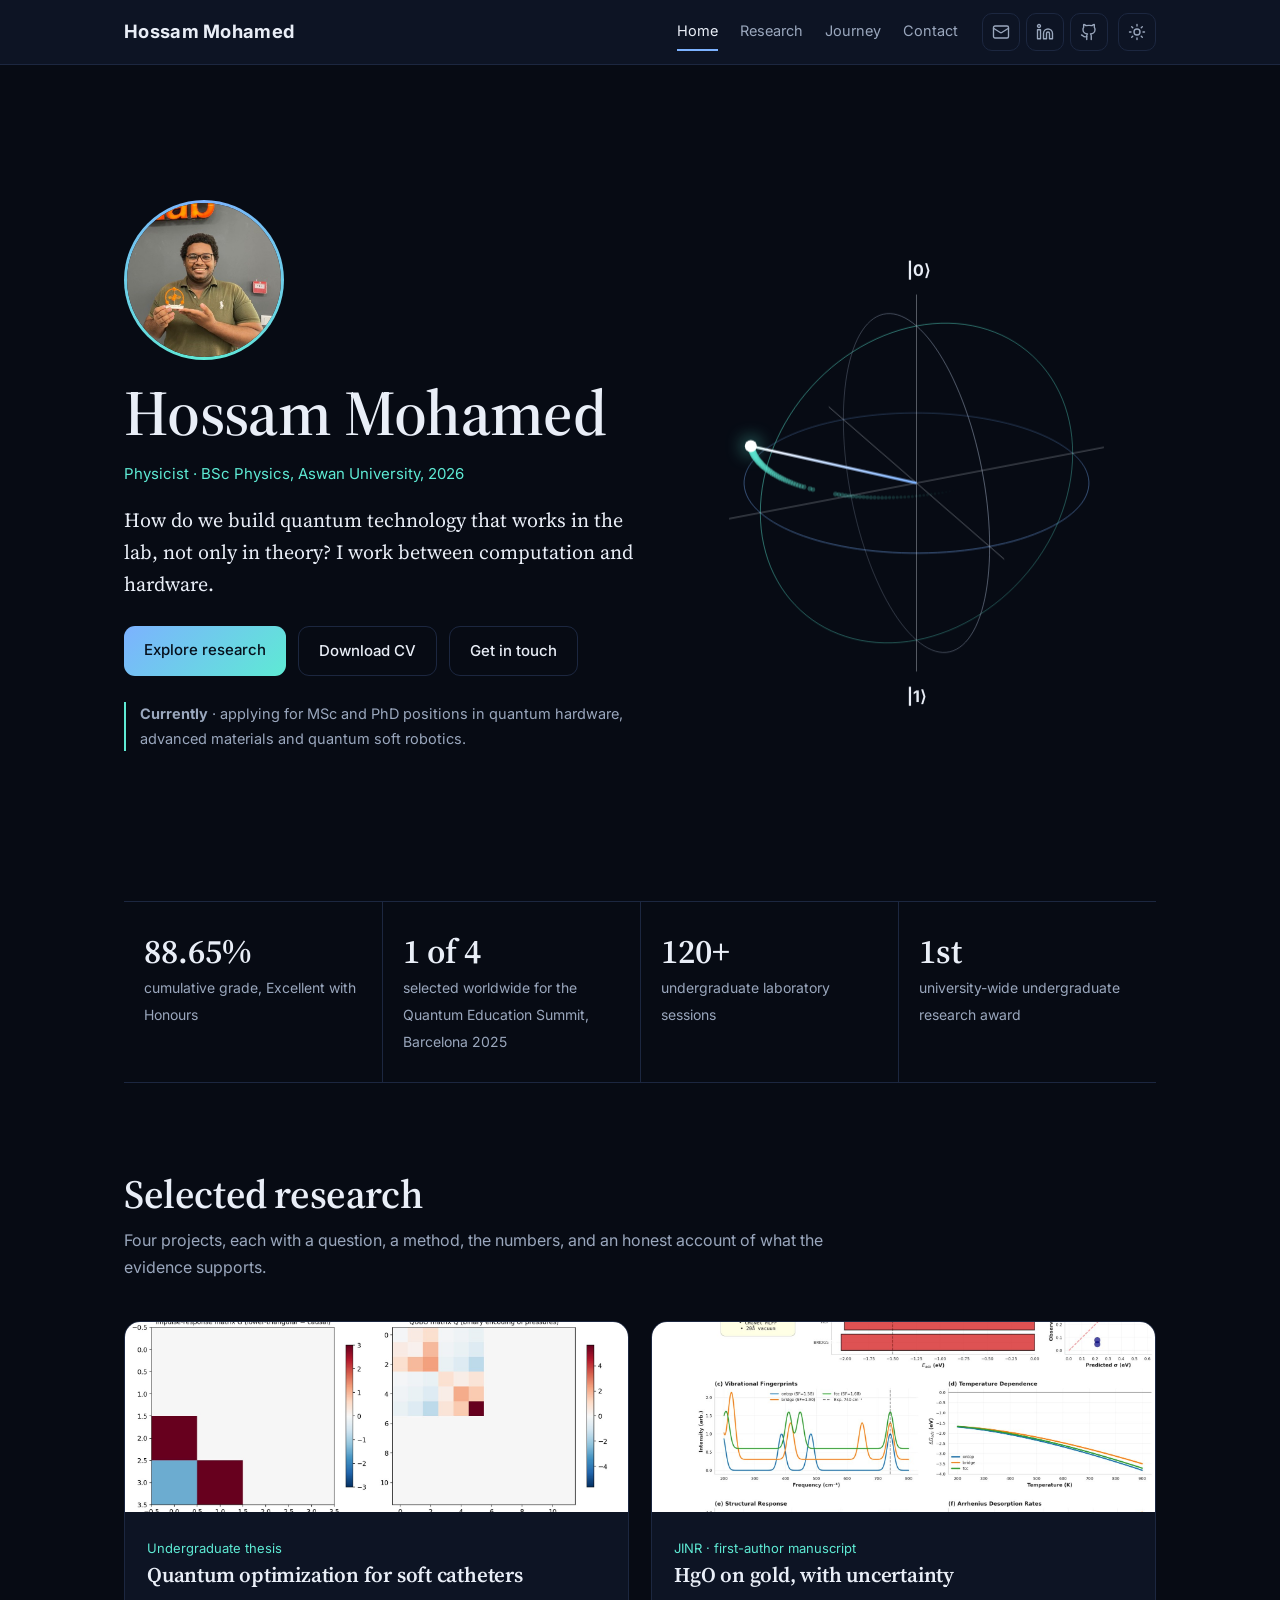
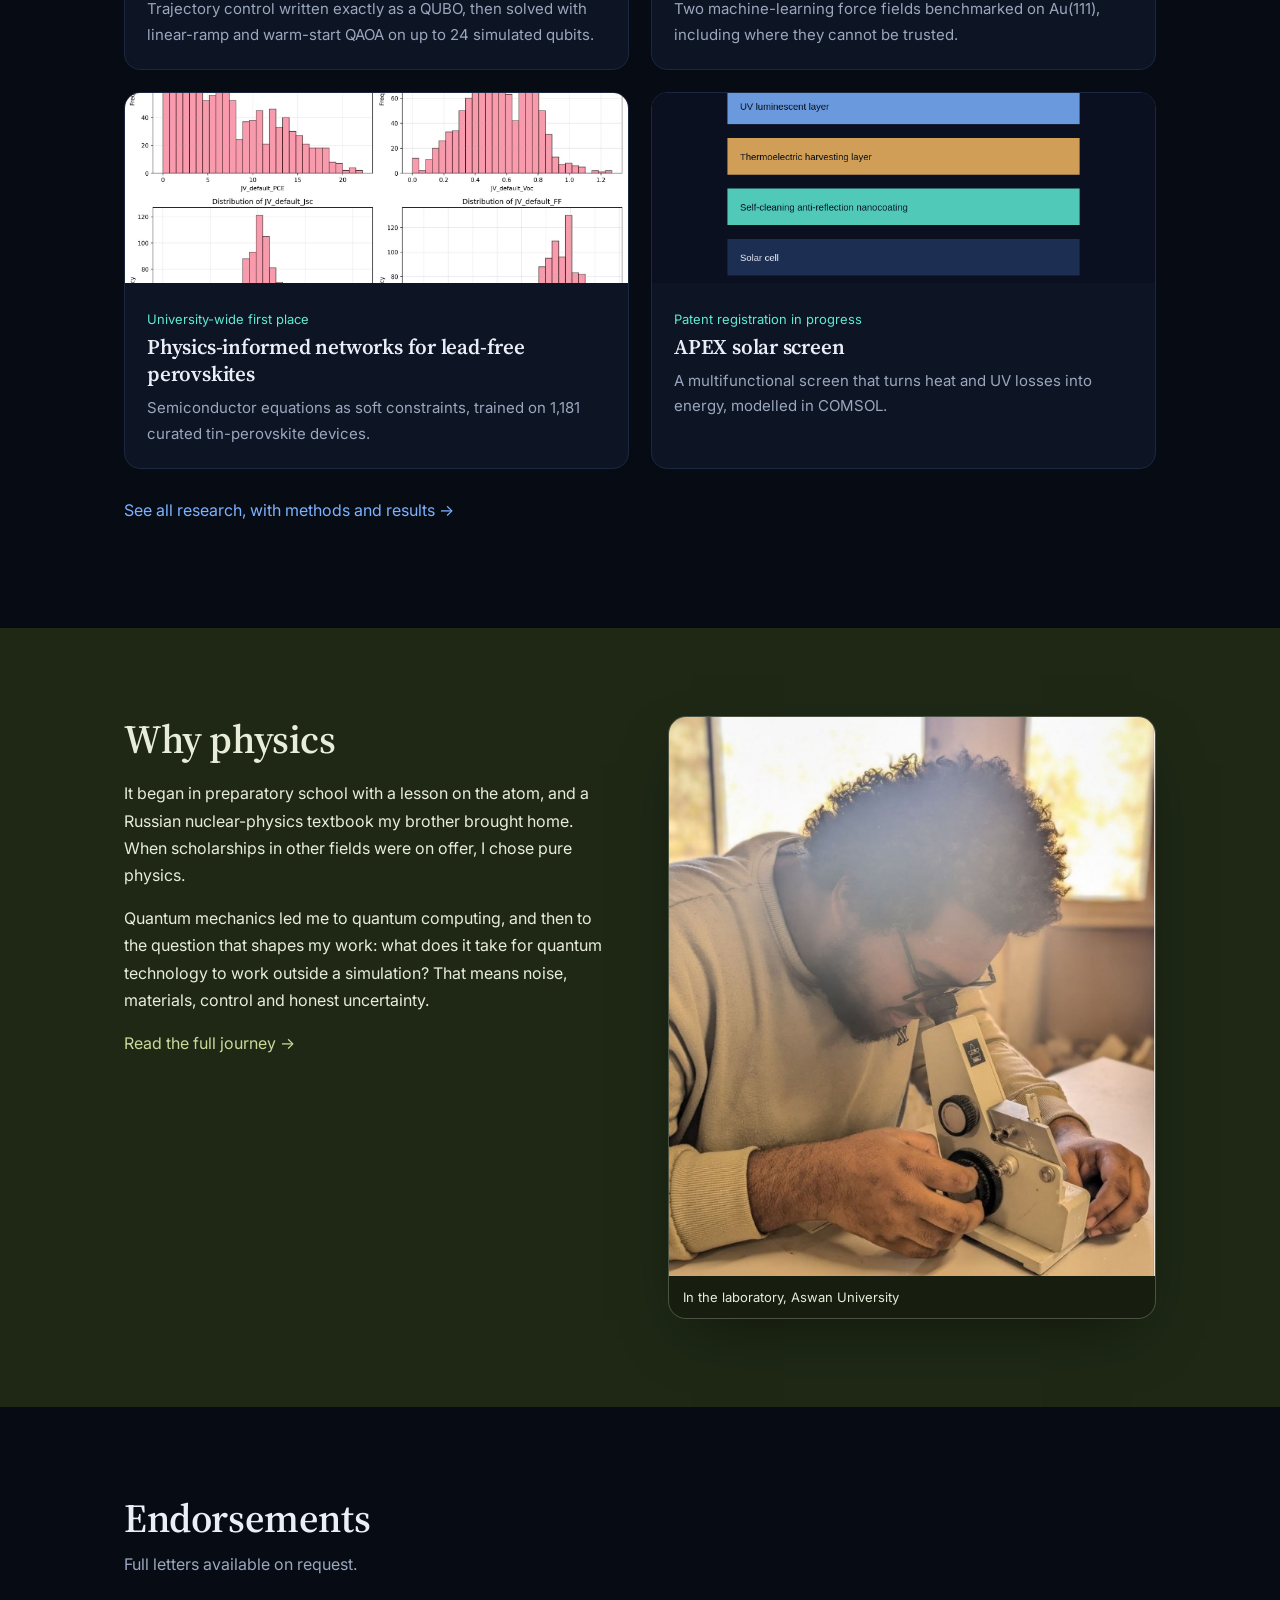
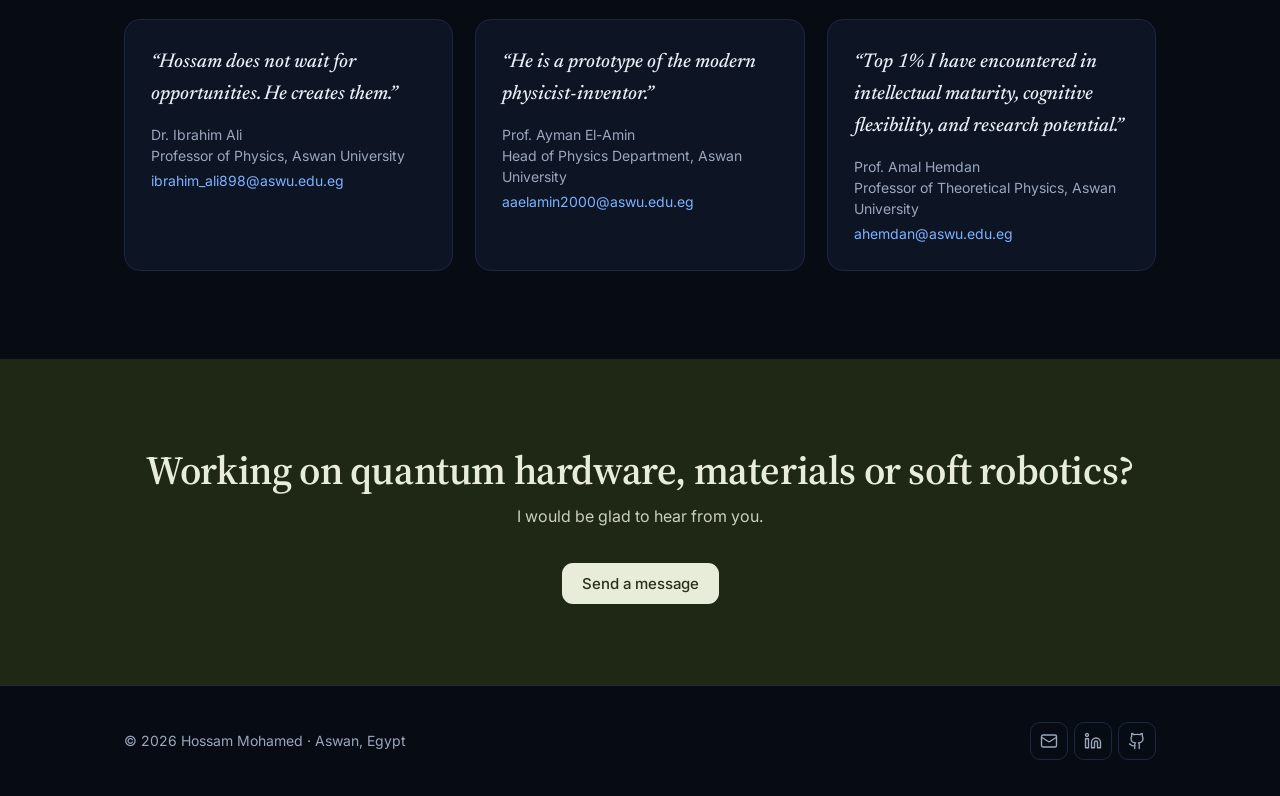
<file: index.html>
<!DOCTYPE html>
<html lang="en">
<head>
<meta charset="utf-8">
<meta name="viewport" content="width=device-width, initial-scale=1">
<title>Hossam Mohamed | Physics Researcher</title>
<meta name="description" content="Hossam Mohamed Magdy is a physicist working on quantum optimization, machine-learning simulation of materials and quantum hardware.">
<meta property="og:title" content="Hossam Mohamed | Physics Researcher">
<meta property="og:image" content="img/hossam.jpg">
<meta name="theme-color" content="#070b14">
<link rel="icon" href="icon.svg" type="image/svg+xml">
<link rel="preconnect" href="https://fonts.googleapis.com">
<link rel="preconnect" href="https://fonts.gstatic.com" crossorigin>
<link href="https://fonts.googleapis.com/css2?family=Inter:wght@400;500;600&family=Newsreader:ital,opsz,wght@1,6..72,400;1,6..72,500&family=Source+Serif+4:opsz,wght@8..60,400;8..60,600&display=swap" rel="stylesheet">
<link rel="stylesheet" href="style.css">
<script>(function(){var t="dark";try{t=localStorage.getItem("theme")||"dark"}catch(e){}document.documentElement.setAttribute("data-theme",t)})();</script>
</head>
<body data-p="index.html">
<header id="nav"></header>
<main>
<div class="w hero"><div>
<div class="ph" style="width: 160px !important; height: 160px !important; border-radius: 50% !important; overflow: hidden !important; margin-bottom: 20px !important;">
  <div style="width: 100% !important; height: 100% !important; border-radius: 50% !important; overflow: hidden !important;">
    HM<img src="img/hossam.jpg?v=2" alt="Hossam Mohamed" style="width: 100% !important; height: 100% !important; object-fit: cover !important; display: block !important;">
  </div>
</div>
<h1>Hossam Mohamed</h1><p class="role">Physicist · BSc Physics, Aswan University, 2026</p>
<p class="lead">How do we build quantum technology that works in the lab, not only in theory? I work between computation and hardware.</p>
<div class="btns"><a class="bt p" href="research.html">Explore research</a><a class="bt" href="files/cv.pdf">Download CV</a><a class="bt" href="contact.html">Get in touch</a></div>
<p class="now"><b>Currently</b> · applying for MSc and PhD positions in quantum hardware, advanced materials and quantum soft robotics.</p></div>
<canvas id="bloch" aria-label="Animated Bloch sphere with a precessing qubit state"></canvas></div>
<div class="w"><div class="st rv"><div><b>88.65%</b><span>cumulative grade, Excellent with Honours</span></div><div><b>1 of 4</b><span>selected worldwide for the Quantum Education Summit, Barcelona 2025</span></div><div><b>120+</b><span>undergraduate laboratory sessions</span></div><div><b>1st</b><span>university-wide undergraduate research award</span></div></div></div>
<section><div class="w"><h2 class="rv">Selected research</h2><p class="sub rv">Four projects, each with a question, a method, the numbers, and an honest account of what the evidence supports.</p>
<div class="g4">
<a class="cd rv" href="research.html#qaoa"><div class="im"><img src="img/qaoa-2.jpg" alt="Impulse-response and QUBO matrices"></div><div class="tx"><span class="tag">Undergraduate thesis</span><h3>Quantum optimization for soft catheters</h3><p>Trajectory control written exactly as a QUBO, then solved with linear-ramp and warm-start QAOA on up to 24 simulated qubits.</p></div></a>
<a class="cd rv" href="research.html#hgo"><div class="im"><img src="img/hgo-4.jpg" alt="HgO adsorption dashboard"></div><div class="tx"><span class="tag">JINR · first-author manuscript</span><h3>HgO on gold, with uncertainty</h3><p>Two machine-learning force fields benchmarked on Au(111), including where they cannot be trusted.</p></div></a>
<a class="cd rv" href="research.html#pinn"><div class="im"><img src="img/pinn-1.jpg" alt="Perovskite dataset distributions"></div><div class="tx"><span class="tag">University-wide first place</span><h3>Physics-informed networks for lead-free perovskites</h3><p>Semiconductor equations as soft constraints, trained on 1,181 curated tin-perovskite devices.</p></div></a>
<a class="cd rv" href="research.html#apex"><div class="im"><canvas data-art="apex"></canvas></div><div class="tx"><span class="tag">Patent registration in progress</span><h3>APEX solar screen</h3><p>A multifunctional screen that turns heat and UV losses into energy, modelled in COMSOL.</p></div></a>
</div><p style="margin-top:28px"><a href="research.html">See all research, with methods and results →</a></p></div></section>
<section class="ol"><div class="w two"><div><h2 class="rv">Why physics</h2><p class="rv" style="margin-top:18px">It began in preparatory school with a lesson on the atom, and a Russian nuclear-physics textbook my brother brought home. When scholarships in other fields were on offer, I chose pure physics.</p><p class="rv">Quantum mechanics led me to quantum computing, and then to the question that shapes my work: what does it take for quantum technology to work outside a simulation? That means noise, materials, control and honest uncertainty.</p><p class="rv"><a href="journey.html">Read the full journey →</a></p></div>
<figure class="pic rv"><img src="img/lab.jpg" alt="Hossam at work in the laboratory" loading="lazy"><figcaption>In the laboratory, Aswan University</figcaption></figure></div></section>
<section><div class="w"><h2 class="rv">Endorsements</h2><p class="sub rv">Full letters available on request.</p><div class="g3">
<blockquote class="rv">“Hossam does not wait for opportunities. He creates them.”<cite>Dr. Ibrahim Ali<br>Professor of Physics, Aswan University<br><a href="mailto:ibrahim_ali898@aswu.edu.eg">ibrahim_ali898@aswu.edu.eg</a></cite></blockquote>
<blockquote class="rv">“He is a prototype of the modern physicist-inventor.”<cite>Prof. Ayman El-Amin<br>Head of Physics Department, Aswan University<br><a href="mailto:aaelamin2000@aswu.edu.eg">aaelamin2000@aswu.edu.eg</a></cite></blockquote>
<blockquote class="rv">“Top 1% I have encountered in intellectual maturity, cognitive flexibility, and research potential.”<cite>Prof. Amal Hemdan<br>Professor of Theoretical Physics, Aswan University<br><a href="mailto:ahemdan@aswu.edu.eg">ahemdan@aswu.edu.eg</a></cite></blockquote>
</div><!-- publish quotes and emails only with each professor's written permission --></div></section>
<section class="ol" style="text-align:center"><div class="w"><h2 class="rv">Working on quantum hardware, materials or soft robotics?</h2><p class="sub rv" style="margin-inline:auto">I would be glad to hear from you.</p><a class="bt p" href="contact.html">Send a message</a></div></section></main>
<footer id="ft"></footer>
<script src="app.js"></script>
</body>
</html>
</file>
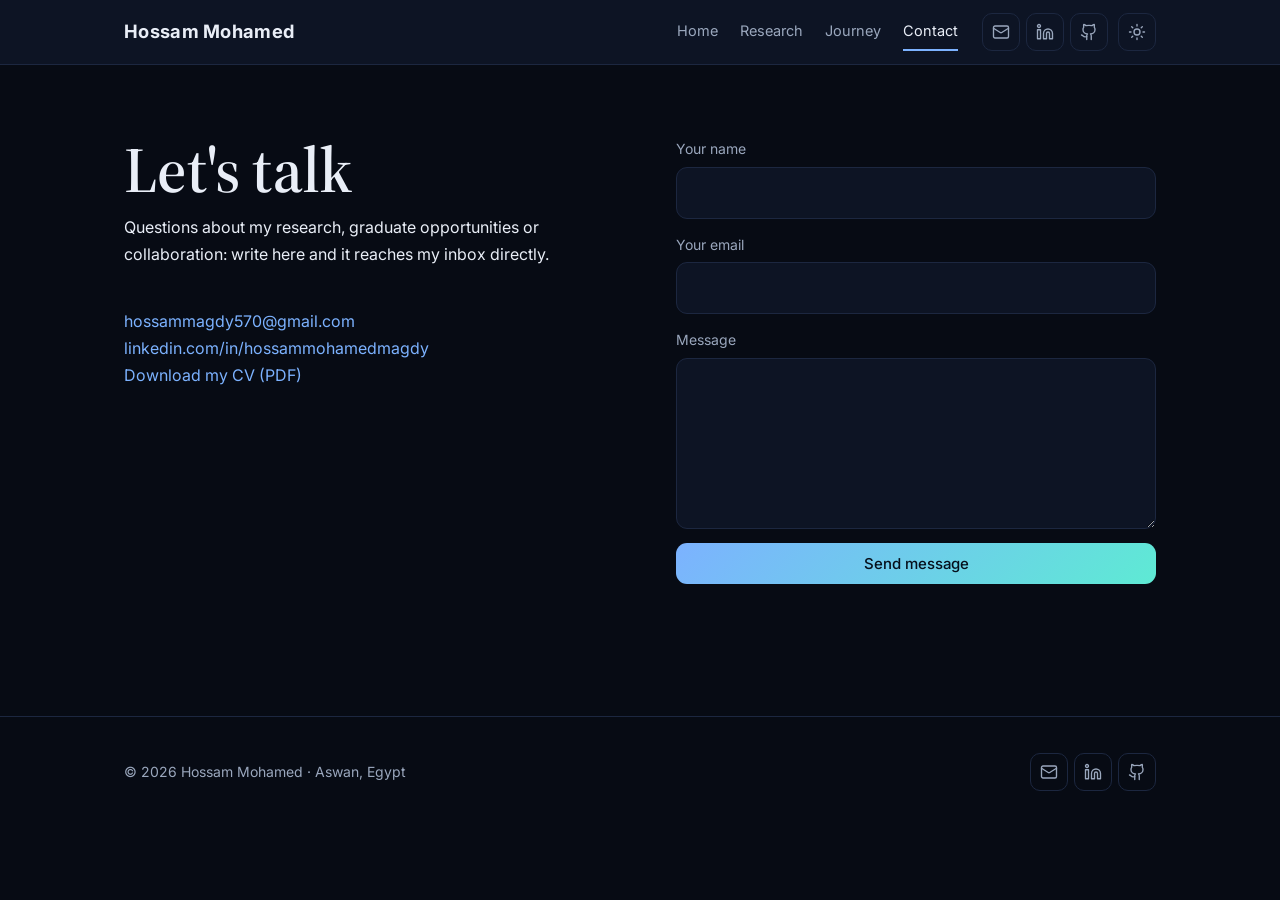
<file: contact.html>
<!DOCTYPE html>
<html lang="en">
<head>
  <meta charset="utf-8">
  <meta name="viewport" content="width=device-width, initial-scale=1">
  <title>Contact | Hossam Mohamed</title>
  <meta name="description" content="Send a message to Hossam Mohamed Magdy.">
  <meta property="og:title" content="Contact | Hossam Mohamed Magdy">
  <meta name="theme-color" content="#070b14">
  <link rel="icon" href="icon.svg" type="image/svg+xml">
  <link rel="preconnect" href="https://fonts.googleapis.com">
  <link rel="preconnect" href="https://fonts.gstatic.com" crossorigin>
  <link href="https://fonts.googleapis.com/css2?family=Inter:wght@400;500;600&family=Source+Serif+4:opsz,wght@8..60,400;8..60,600&display=swap" rel="stylesheet">
  <link rel="stylesheet" href="style.css">
  
  <!-- Anti-flicker script for Theme Switcher -->
  <script>
    (function() {
      const savedTheme = localStorage.getItem("theme") || "dark";
      document.documentElement.setAttribute("data-theme", savedTheme);
    })();
  </script>
</head>
<body data-p="contact.html">
  <header id="nav"></header>

  <main>
    <div class="w two" style="padding: 72px 24px 96px; gap: 72px;">
      <div>
        <h1>Let's talk</h1>
        <p class="sub">Questions about my research, graduate opportunities or collaboration: write here and it reaches my inbox directly.</p>
        <p>
          <a href="mailto:hossammagdy570@gmail.com">hossammagdy570@gmail.com</a><br>
          <a href="https://www.linkedin.com/in/hossammohamedmagdy/" target="_blank" rel="noopener">linkedin.com/in/hossammohamedmagdy</a><br>
          <a href="files/cv.pdf">Download my CV (PDF)</a>
        </p>
      </div>

      <form id="cf">
        <label>Your name
          <input name="name" required autocomplete="name">
        </label>
        <label>Your email
          <input name="email" type="email" required autocomplete="email">
        </label>
        <label>Message
          <textarea name="message" rows="6" required></textarea>
        </label>
        <input type="checkbox" name="botcheck" tabindex="-1" style="display: none;">
        <button class="bt p" type="submit">Send message</button>
        <div id="fs" role="status"></div>
      </form>
    </div>
  </main>

  <footer id="ft"></footer>

  <script src="app.js"></script>
</body>
</html>
</file>
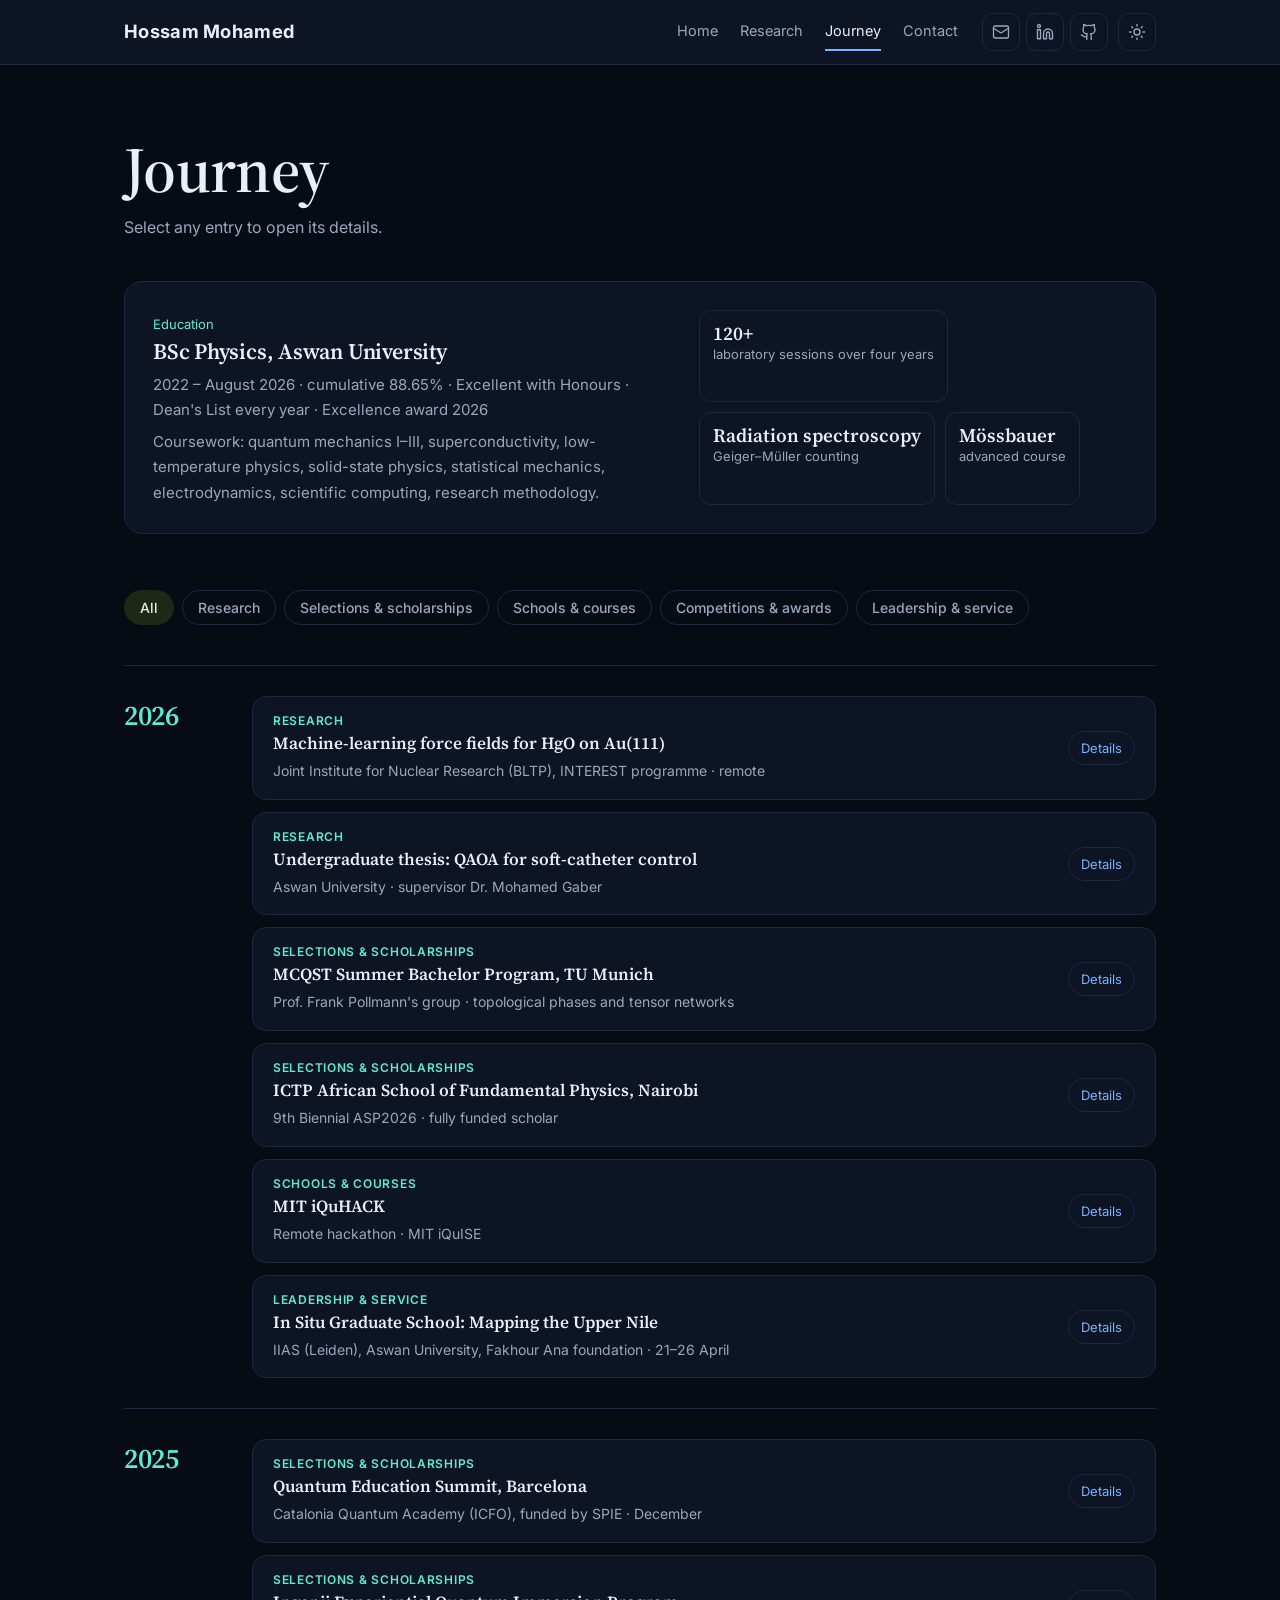
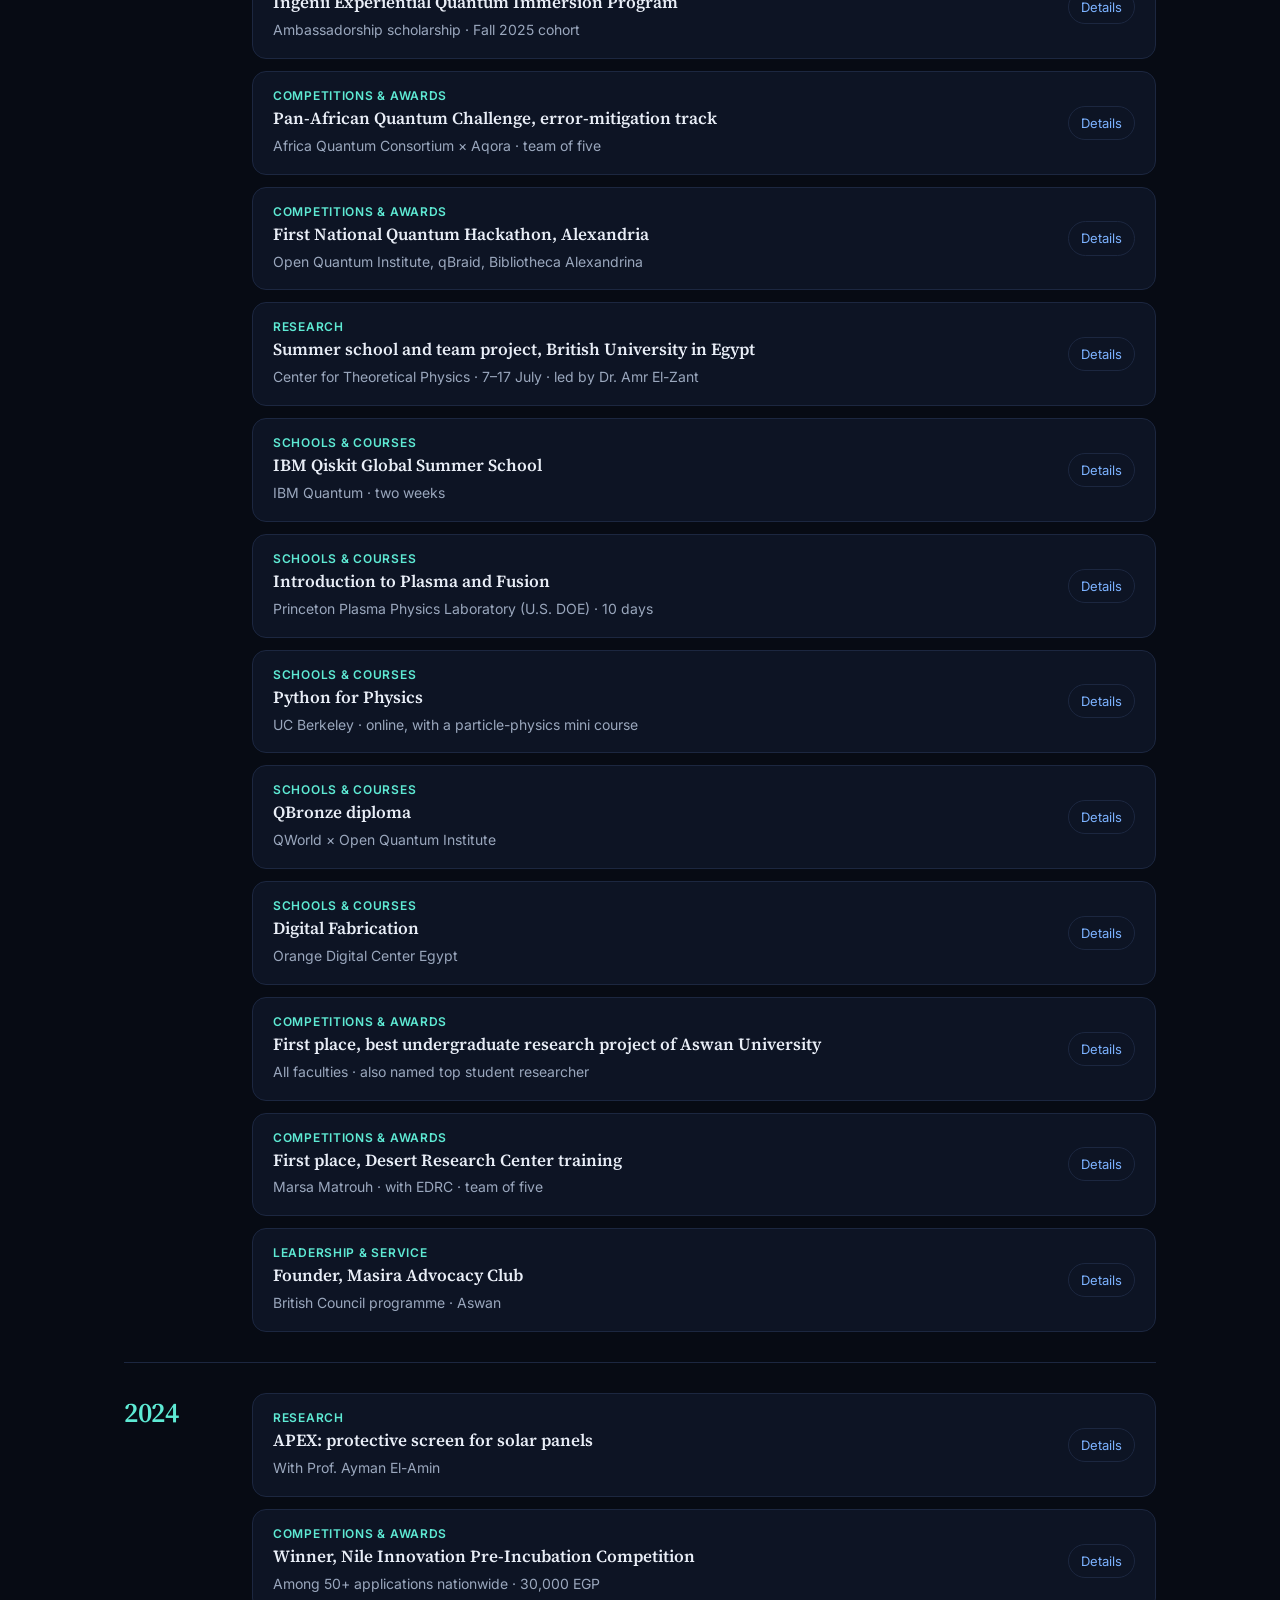
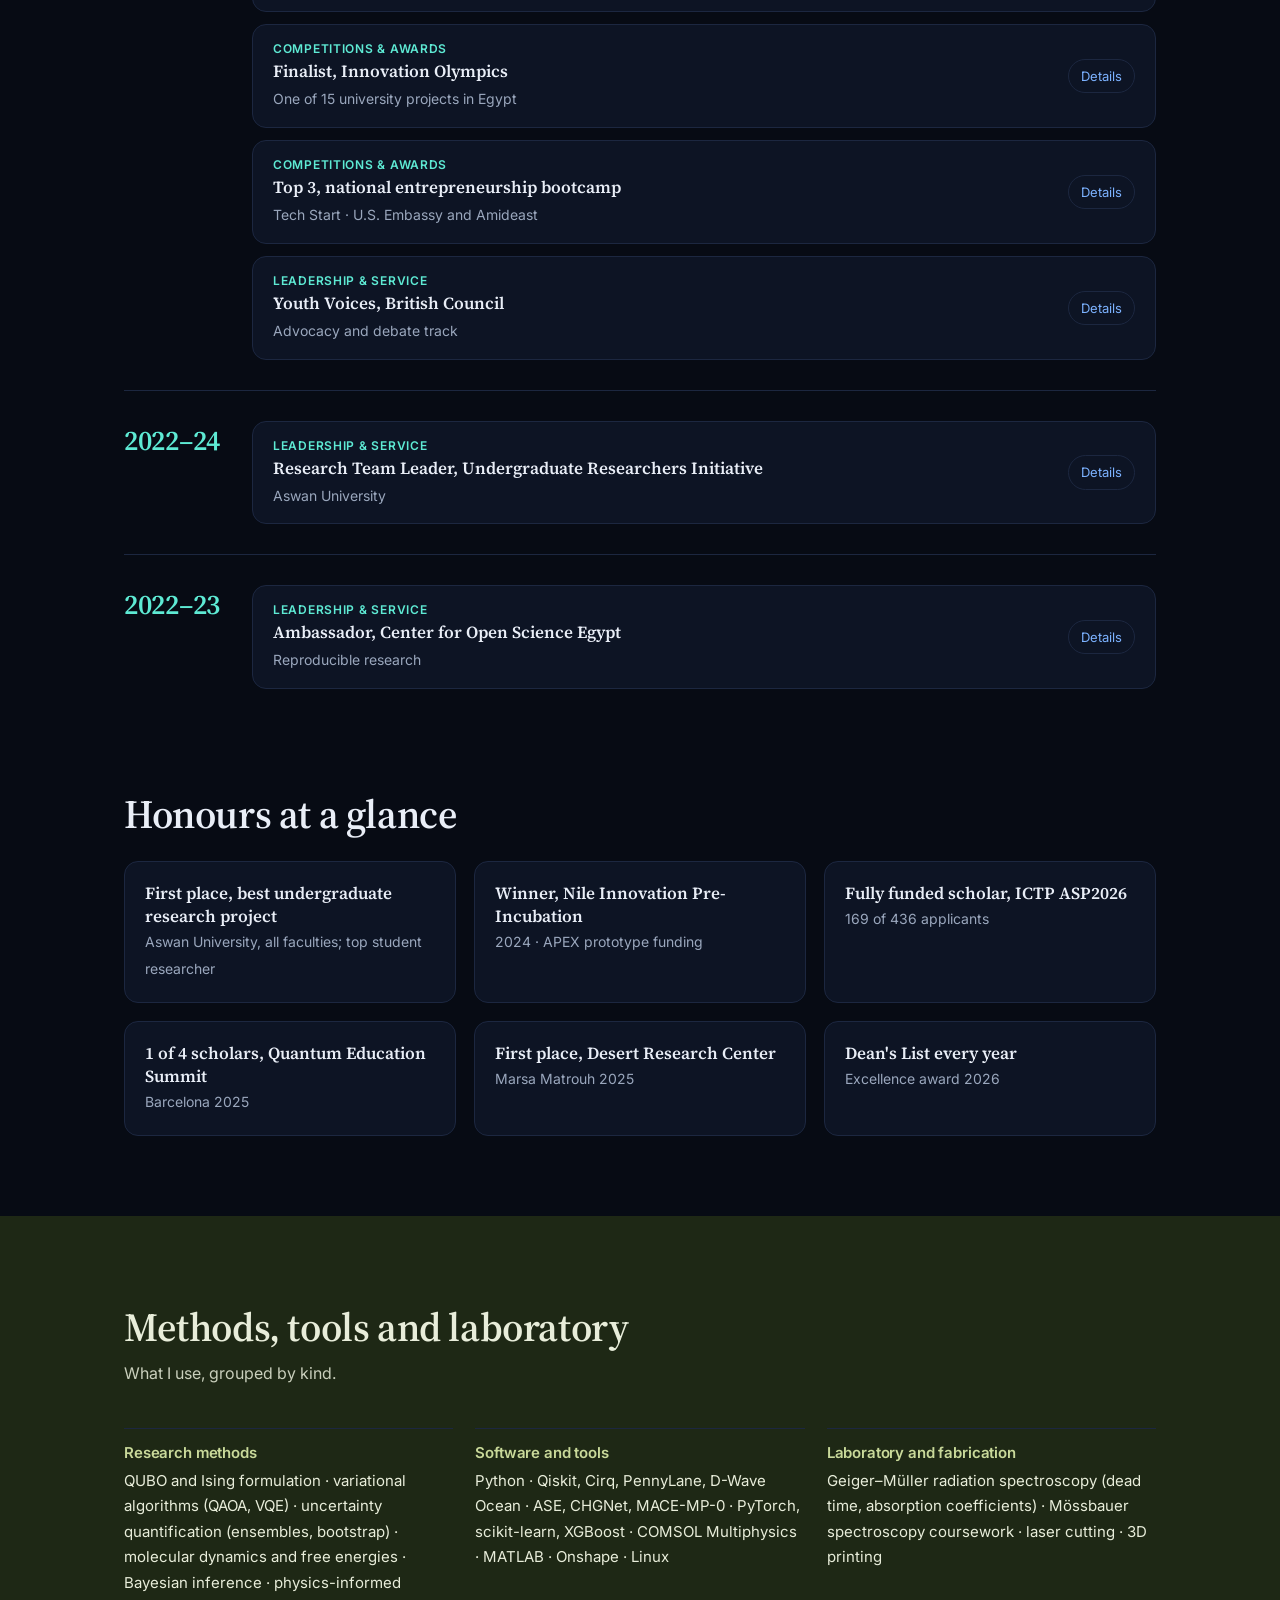
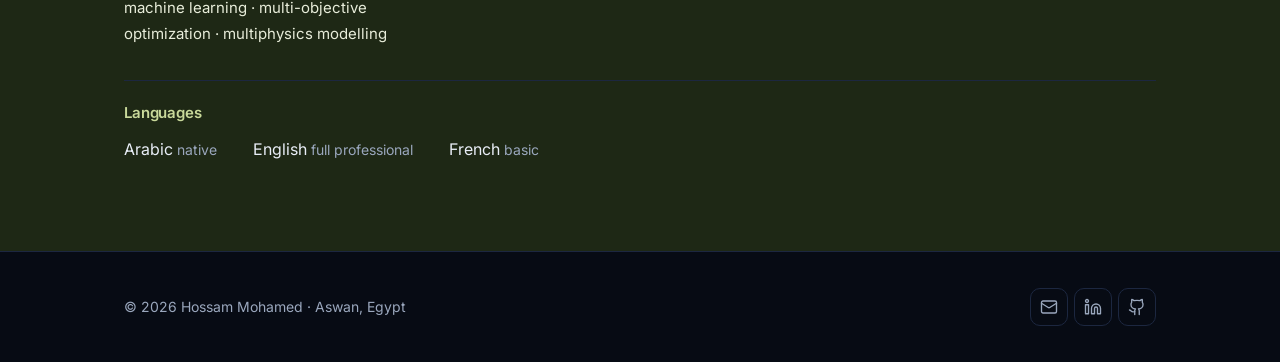
<file: journey.html>
<!DOCTYPE html>
<html lang="en">
<head>
<meta charset="utf-8">
<meta name="viewport" content="width=device-width, initial-scale=1">
<title>Hossam Mohamed | Journey</title>
<meta name="description" content="Education, selections, courses, competitions and leadership of Hossam Mohamed Magdy.">
<meta property="og:title" content="Hossam Mohamed | Journey">
<meta property="og:image" content="img/hossam.jpg">
<meta name="theme-color" content="#070b14">
<link rel="icon" href="icon.svg" type="image/svg+xml">
<link rel="preconnect" href="https://fonts.googleapis.com">
<link rel="preconnect" href="https://fonts.gstatic.com" crossorigin>
<link href="https://fonts.googleapis.com/css2?family=Inter:wght@400;500;600&family=Newsreader:ital,opsz,wght@1,6..72,400;1,6..72,500&family=Source+Serif+4:opsz,wght@8..60,400;8..60,600&display=swap" rel="stylesheet">
<link rel="stylesheet" href="style.css">
<script>(function(){var t="dark";try{t=localStorage.getItem("theme")||"dark"}catch(e){}document.documentElement.setAttribute("data-theme",t)})();</script>
</head>
<body data-p="journey.html">
<header id="nav"></header>
<main>
<div class="w" style="padding-top:72px"><h1 class="rv">Journey</h1><p class="sub rv">Select any entry to open its details.</p>
<div class="edu rv"><div><span class="tag">Education</span><h3>BSc Physics, Aswan University</h3><p>2022 – August 2026 · cumulative 88.65% · Excellent with Honours · Dean's List every year · Excellence award 2026</p><p>Coursework: quantum mechanics I–III, superconductivity, low-temperature physics, solid-state physics, statistical mechanics, electrodynamics, scientific computing, research methodology.</p></div>
<div class="chips"><span><b>120+</b>laboratory sessions over four years</span><span><b>Radiation spectroscopy</b>Geiger–Müller counting</span><span><b>Mössbauer</b>advanced course</span></div></div>
<div class="fl" id="fl" role="group" aria-label="Filter by category"></div><div id="tlx"></div>
<dialog id="dg" aria-label="Details"></dialog>
<h2 style="margin-top:72px" class="rv">Honours at a glance</h2><div class="hn rv" style="margin-top:24px">
<div><b>First place, best undergraduate research project</b><span>Aswan University, all faculties; top student researcher</span></div>
<div><b>Winner, Nile Innovation Pre-Incubation</b><span>2024 · APEX prototype funding</span></div>
<div><b>Fully funded scholar, ICTP ASP2026</b><span>169 of 436 applicants</span></div>
<div><b>1 of 4 scholars, Quantum Education Summit</b><span>Barcelona 2025</span></div>
<div><b>First place, Desert Research Center</b><span>Marsa Matrouh 2025</span></div>
<div><b>Dean's List every year</b><span>Excellence award 2026</span></div></div></div>
<section class="ol" style="margin-top:80px"><div class="w"><h2 class="rv">Methods, tools and laboratory</h2><p class="sub rv">What I use, grouped by kind.</p><div class="sk rv">
<div><h3 style="color:var(--olk)">Research methods</h3><p>QUBO and Ising formulation · variational algorithms (QAOA, VQE) · uncertainty quantification (ensembles, bootstrap) · molecular dynamics and free energies · Bayesian inference · physics-informed machine learning · multi-objective optimization · multiphysics modelling</p></div>
<div><h3 style="color:var(--olk)">Software and tools</h3><p>Python · Qiskit, Cirq, PennyLane, D-Wave Ocean · ASE, CHGNet, MACE-MP-0 · PyTorch, scikit-learn, XGBoost · COMSOL Multiphysics · MATLAB · Onshape · Linux</p></div>
<div><h3 style="color:var(--olk)">Laboratory and fabrication</h3><p>Geiger–Müller radiation spectroscopy (dead time, absorption coefficients) · Mössbauer spectroscopy coursework · laser cutting · 3D printing</p></div></div>
<div class="lg rv"><h3 style="color:var(--olk)">Languages</h3><span>Arabic <small>native</small></span><span>English <small>full professional</small></span><span>French <small>basic</small></span></div></div></section></main>
<footer id="ft"></footer>
<script src="app.js"></script>
<script src="journey.js"></script>
</body>
</html>
</file>
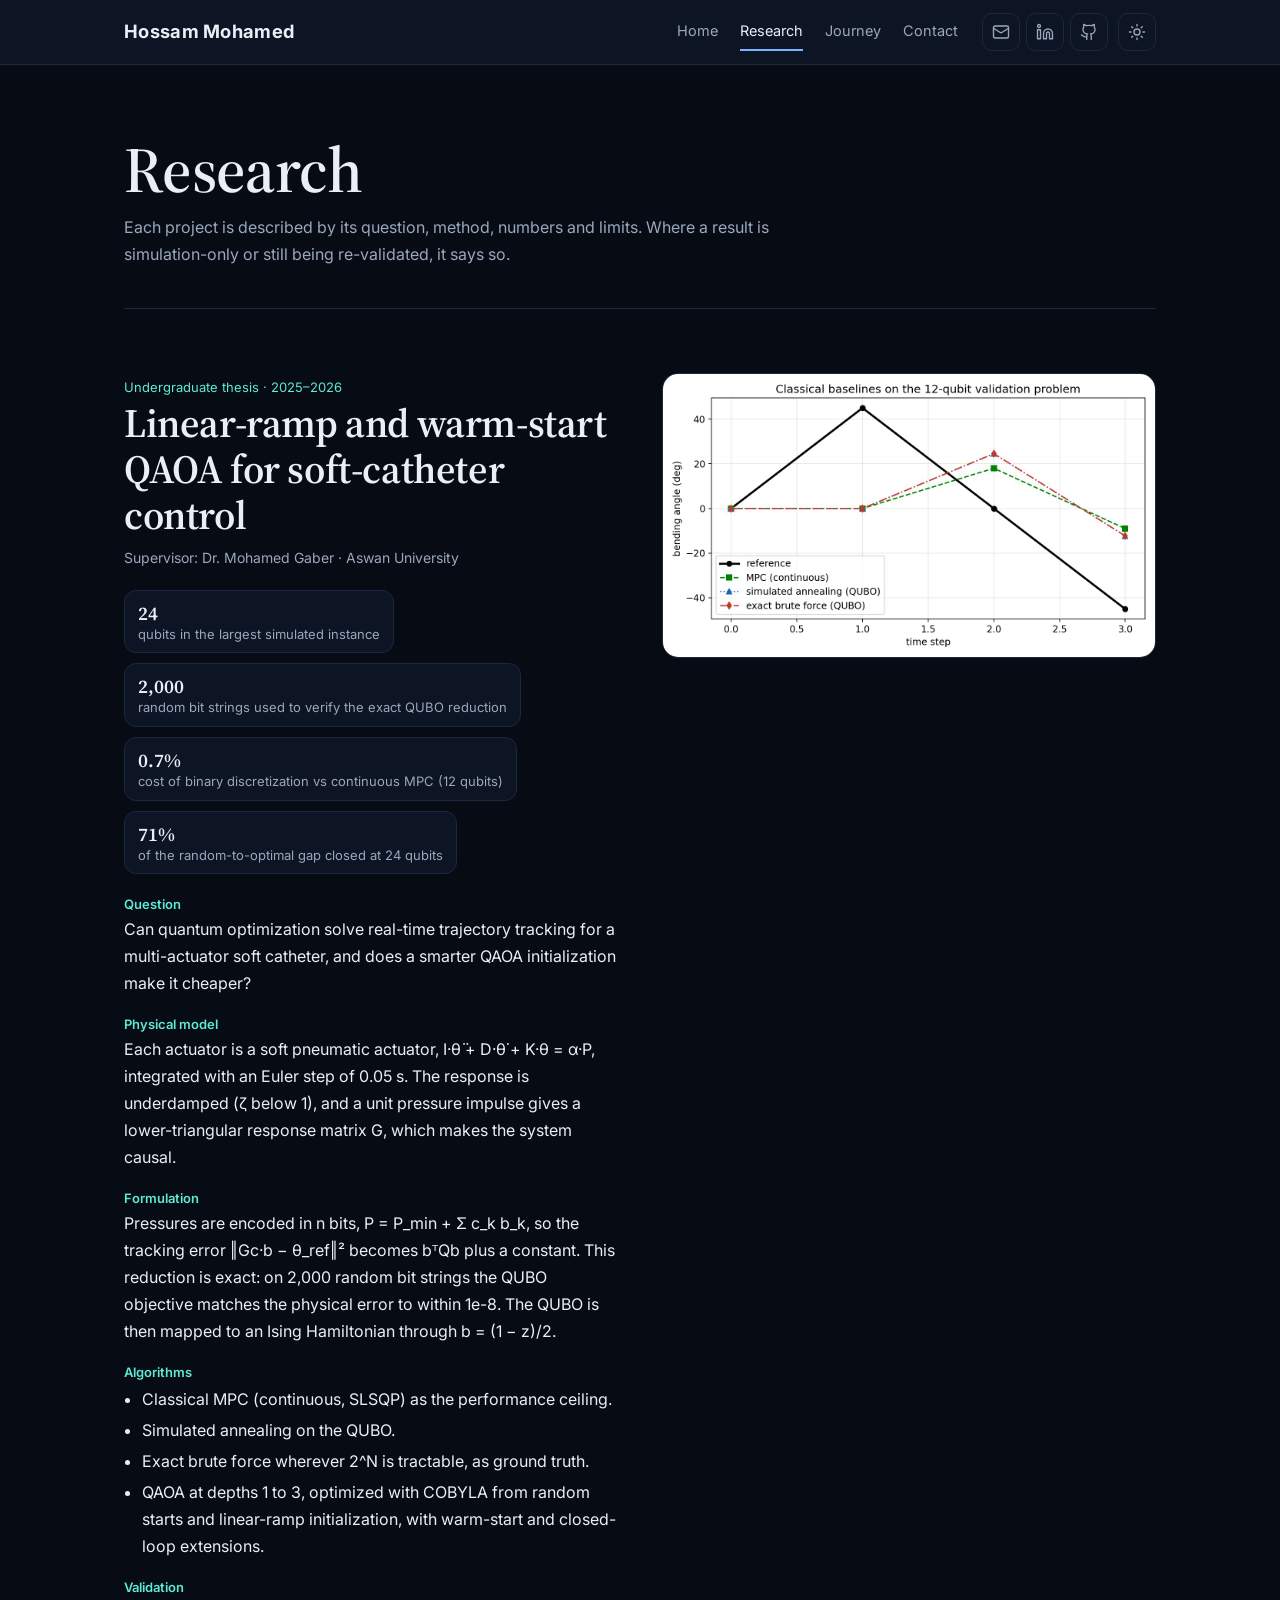
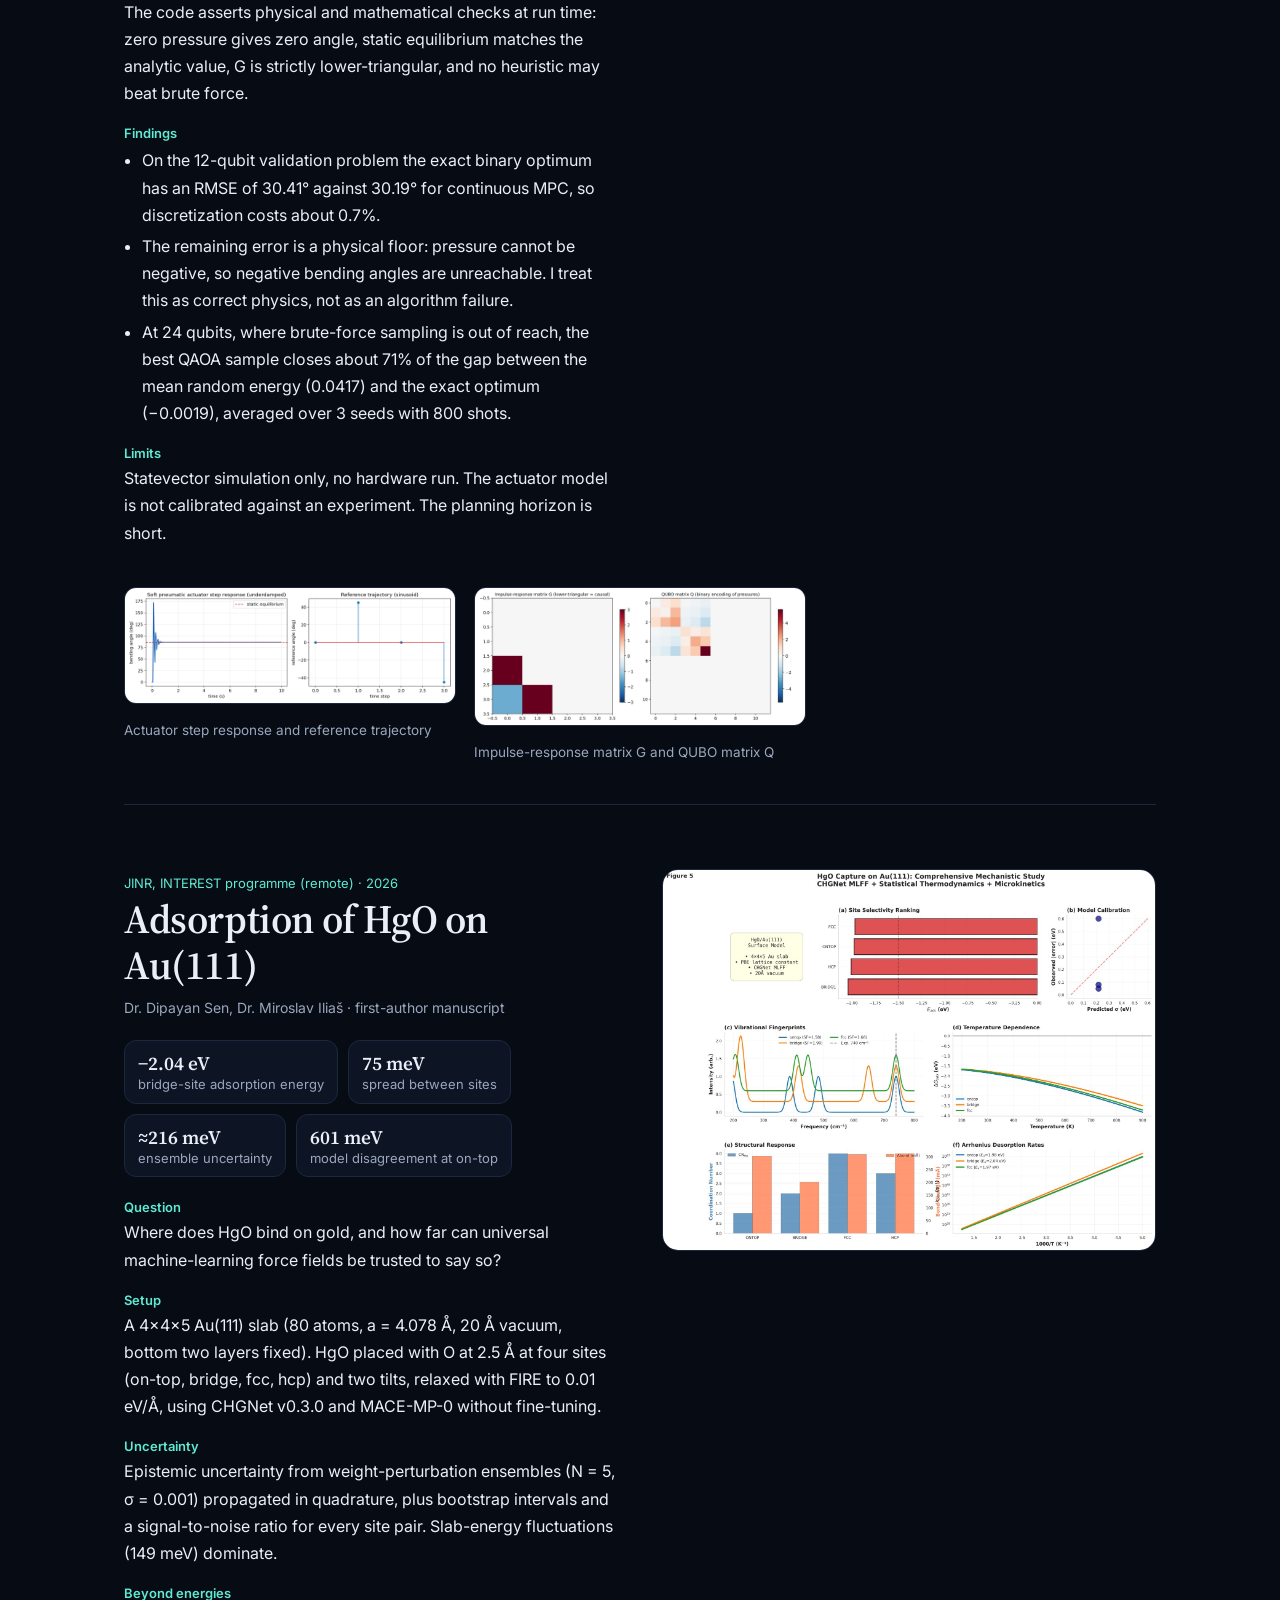
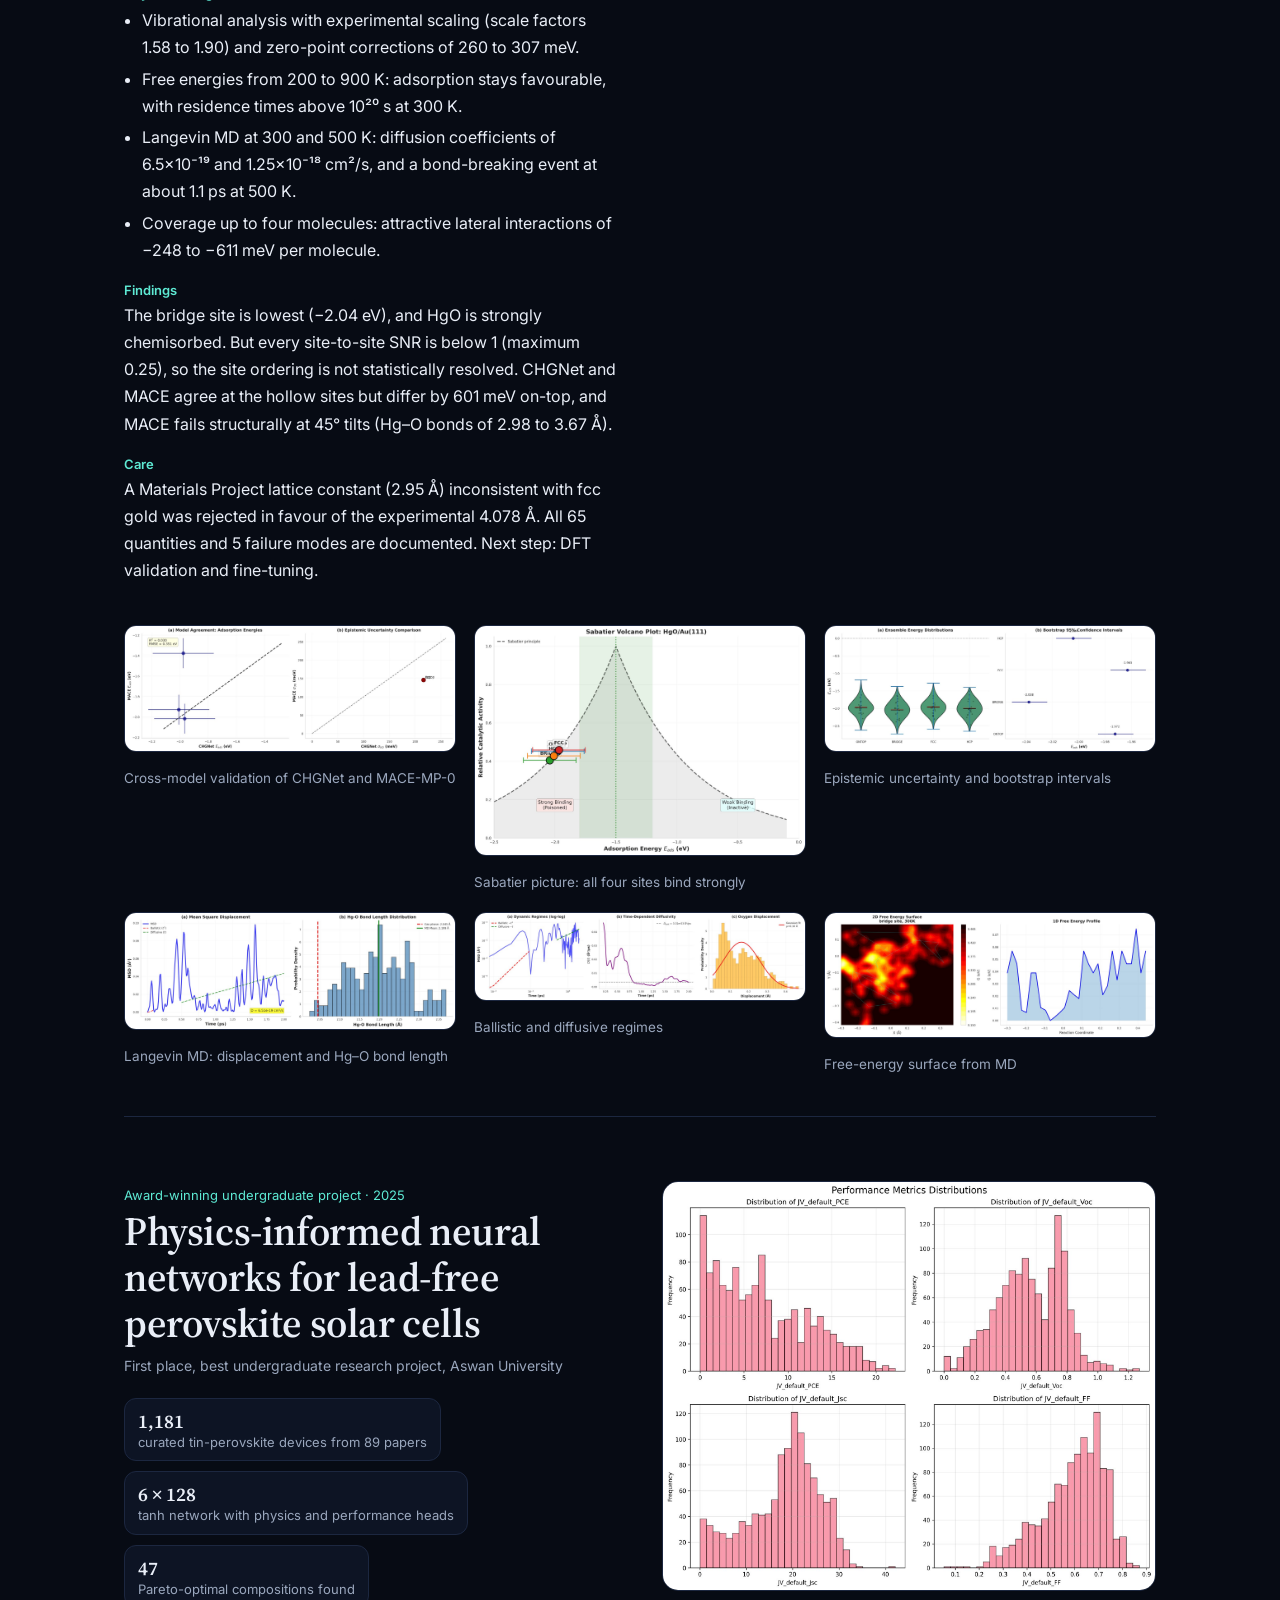
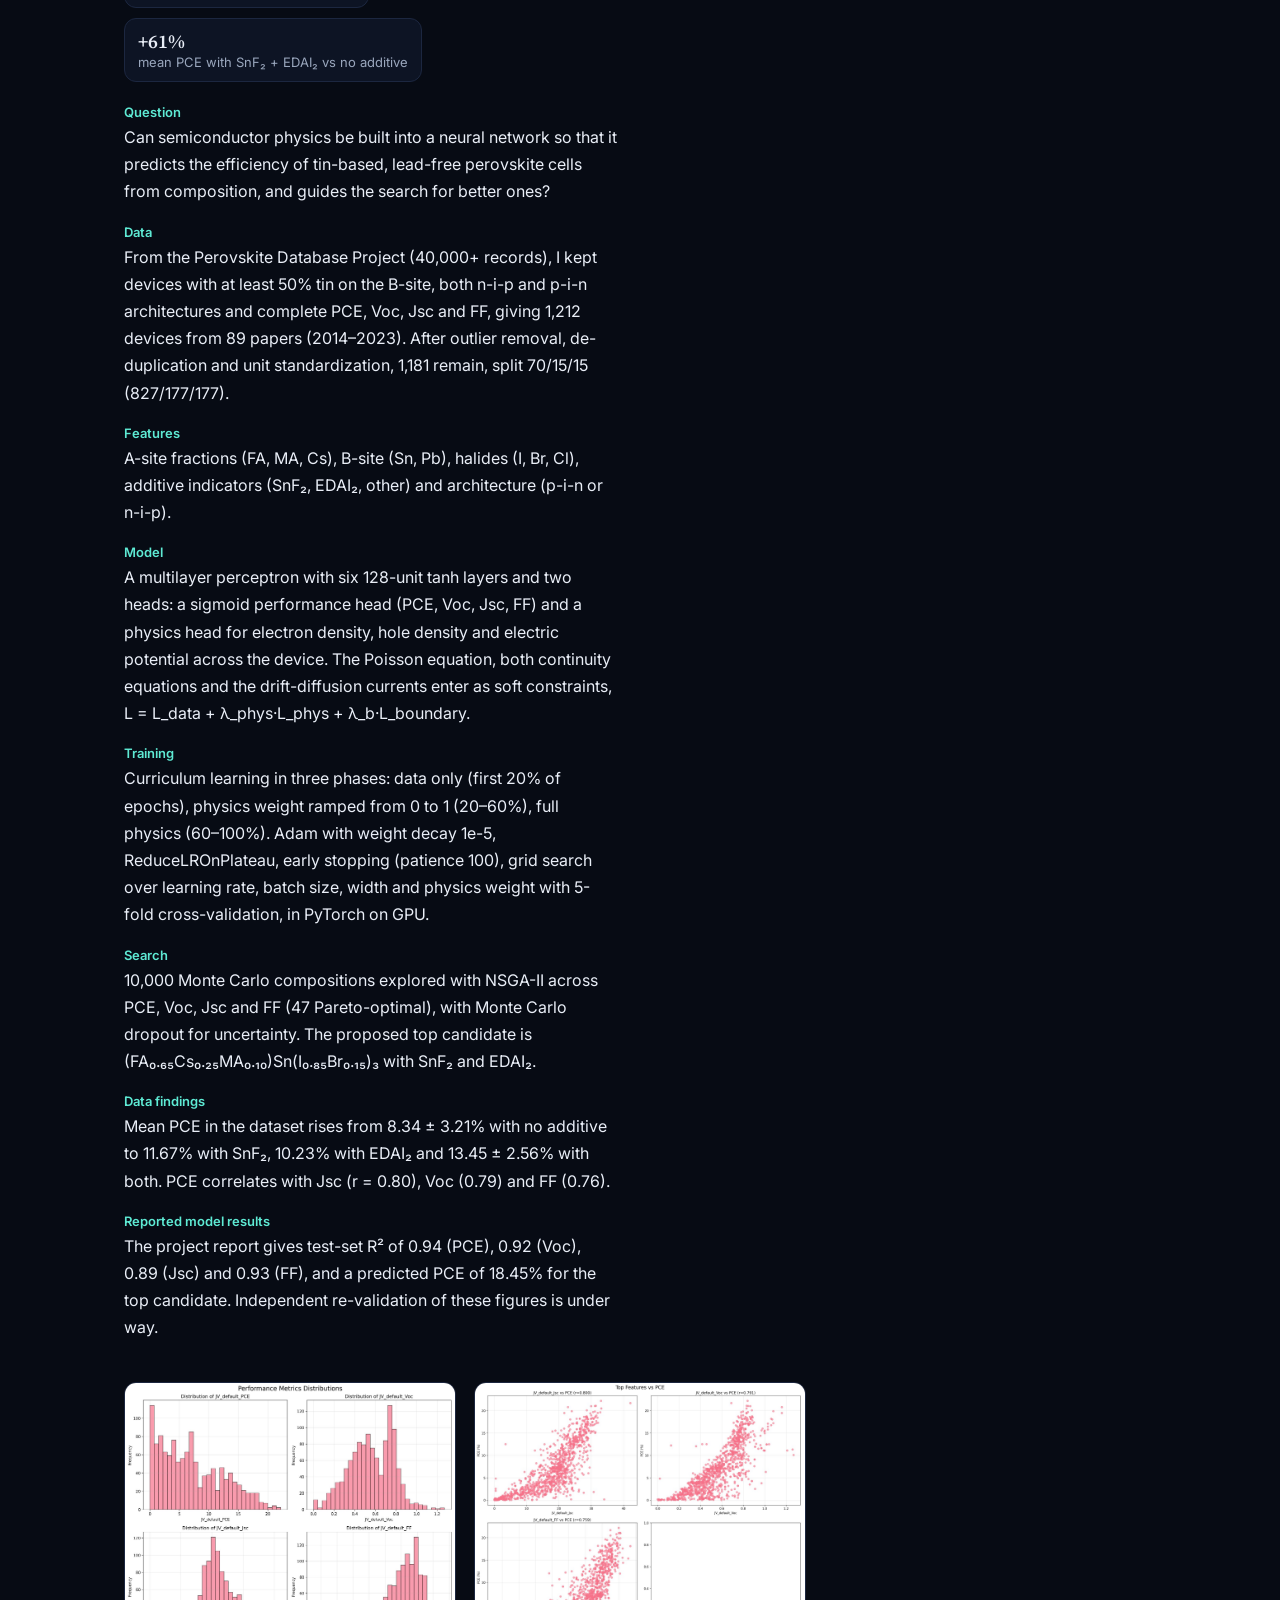
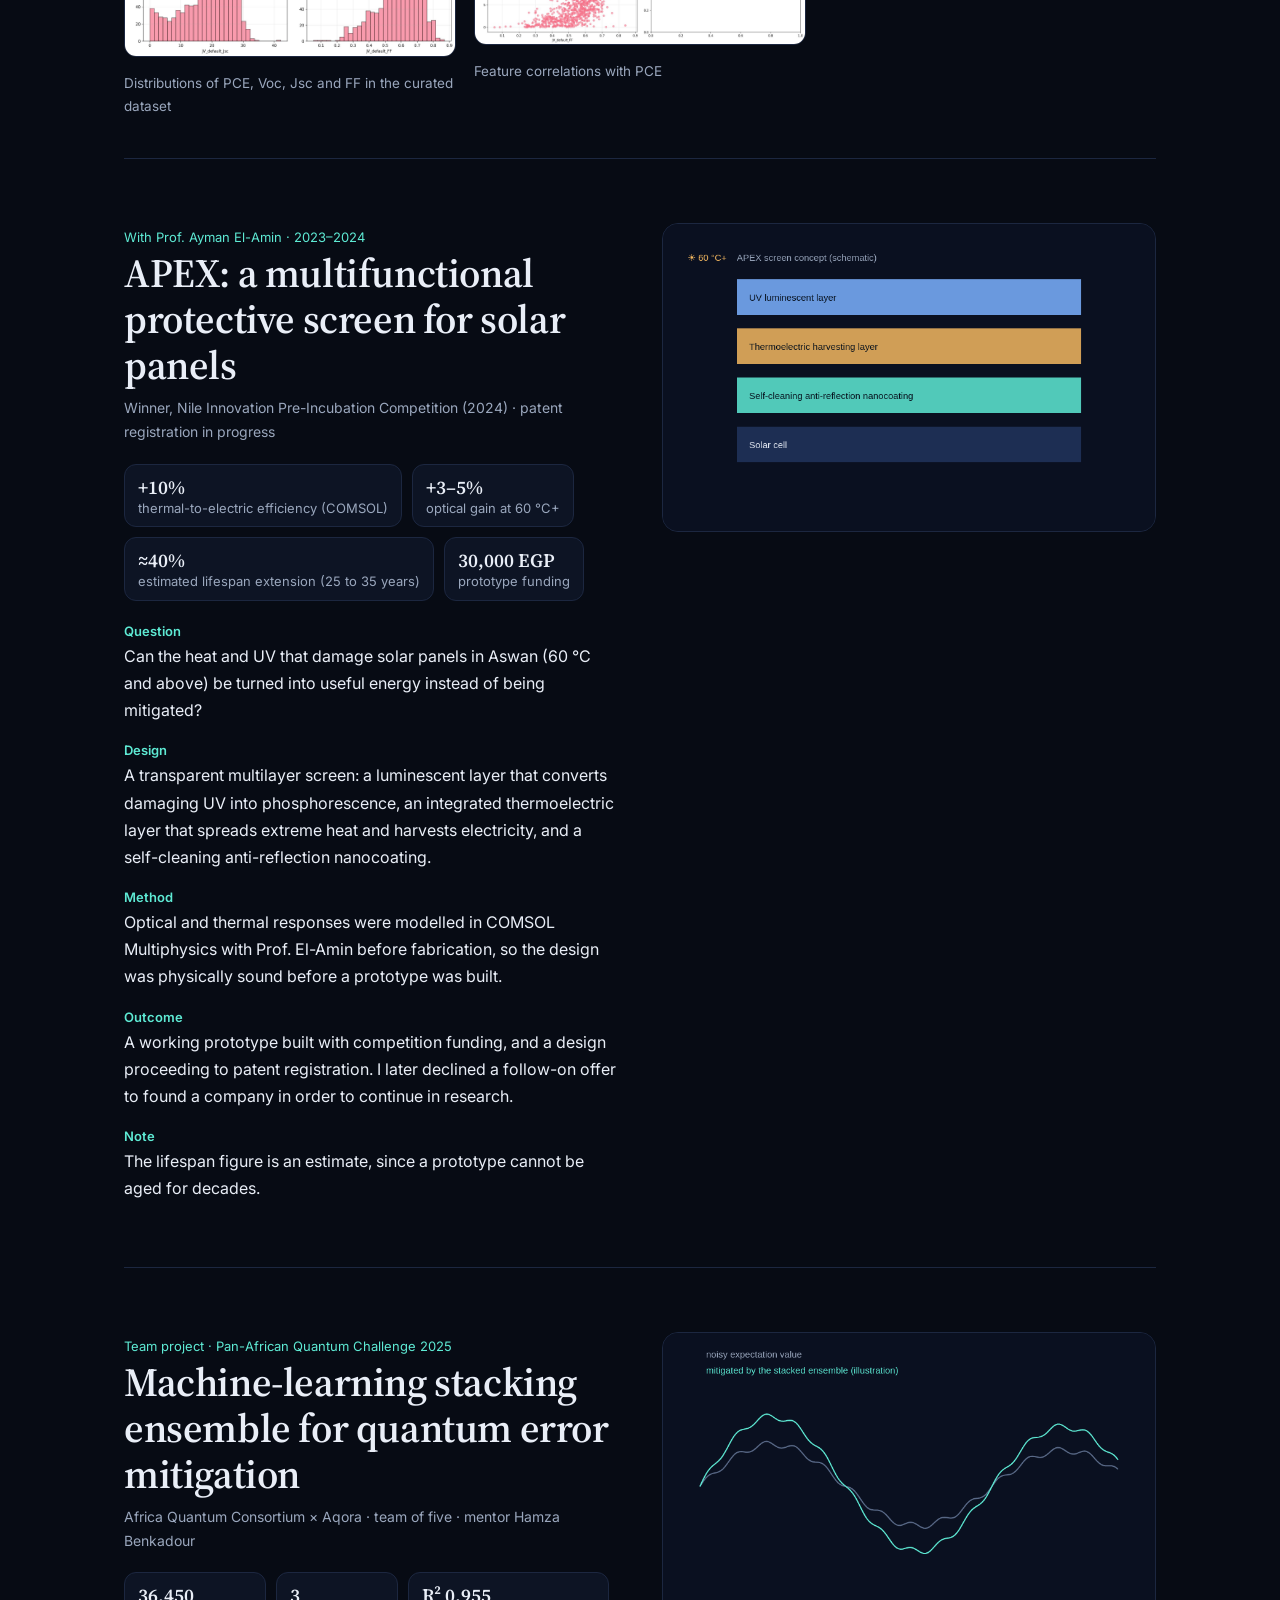
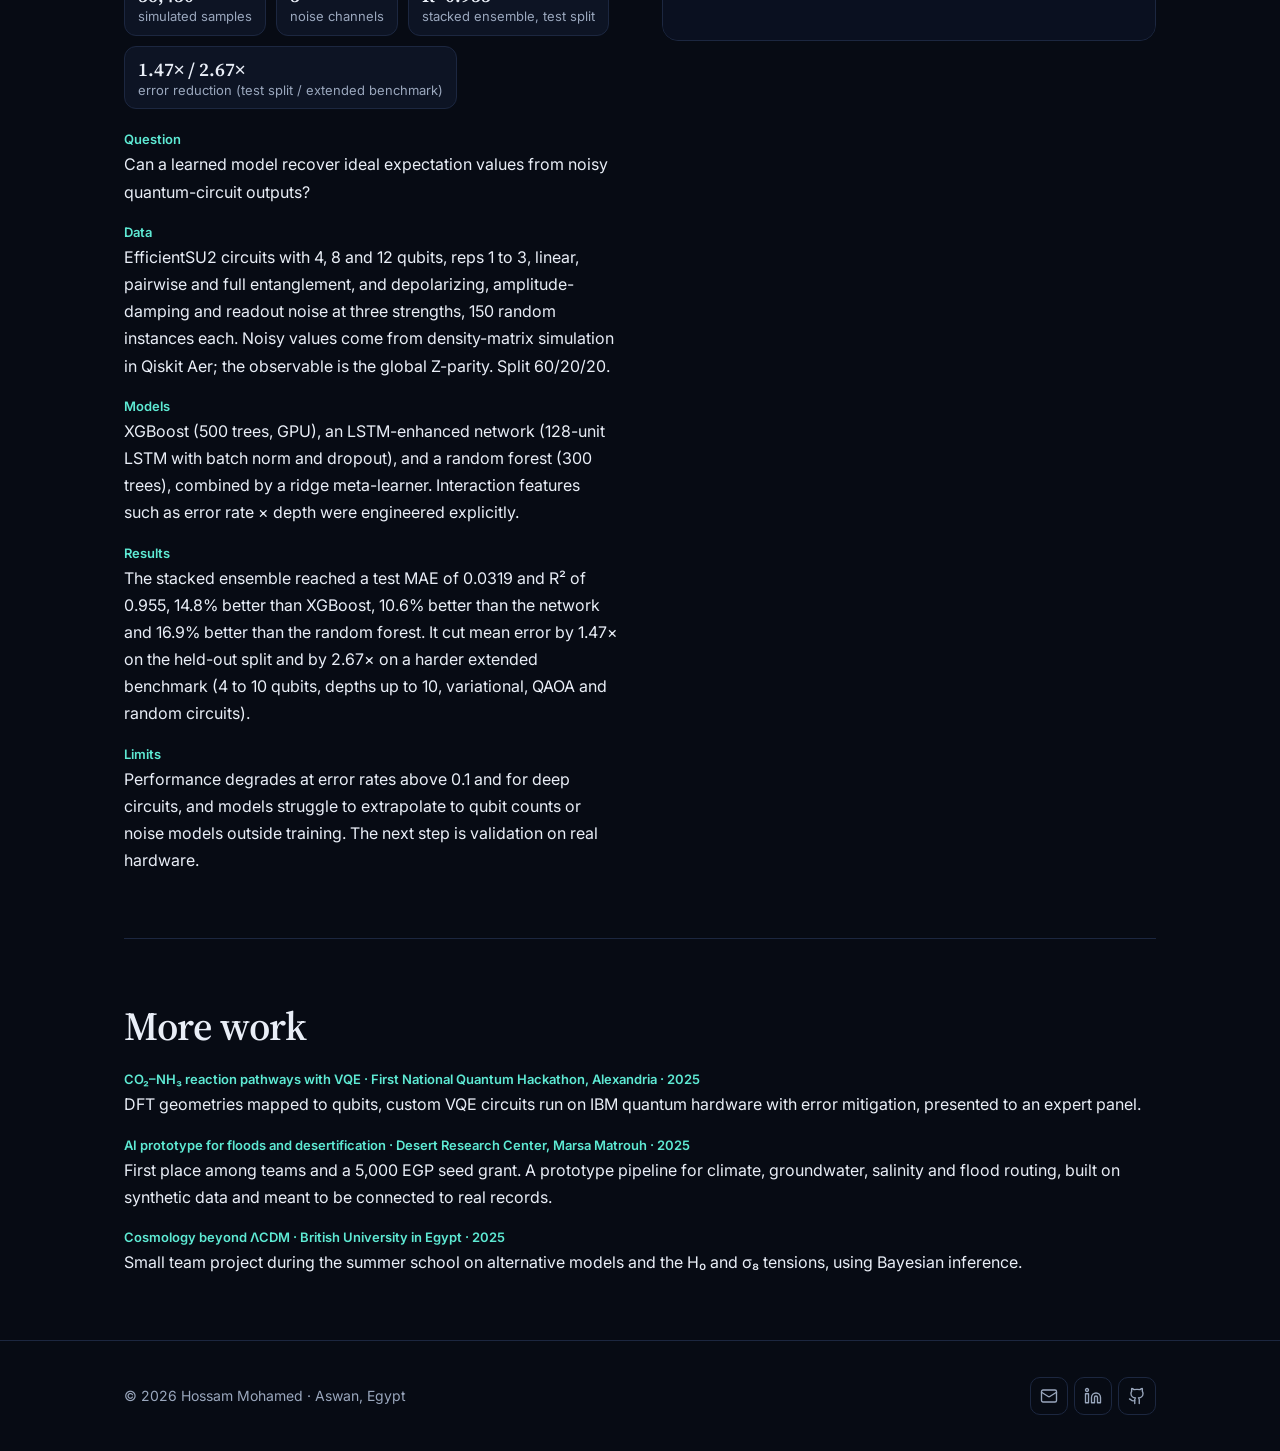
<file: research.html>
<!DOCTYPE html>
<html lang="en">
<head>
<meta charset="utf-8">
<meta name="viewport" content="width=device-width, initial-scale=1">
<title>Hossam Mohamed | Research</title>
<meta name="description" content="Research by Hossam Mohamed Magdy: quantum optimization, machine-learning force fields, physics-informed networks, solar devices and error mitigation.">
<meta property="og:title" content="Hossam Mohamed | Research">
<meta property="og:image" content="img/hossam.jpg">
<meta name="theme-color" content="#070b14">
<link rel="icon" href="icon.svg" type="image/svg+xml">
<link rel="preconnect" href="https://fonts.googleapis.com">
<link rel="preconnect" href="https://fonts.gstatic.com" crossorigin>
<link href="https://fonts.googleapis.com/css2?family=Inter:wght@400;500;600&family=Newsreader:ital,opsz,wght@1,6..72,400;1,6..72,500&family=Source+Serif+4:opsz,wght@8..60,400;8..60,600&display=swap" rel="stylesheet">
<link rel="stylesheet" href="style.css">
<script>(function(){var t="dark";try{t=localStorage.getItem("theme")||"dark"}catch(e){}document.documentElement.setAttribute("data-theme",t)})();</script>
</head>
<body data-p="research.html">
<header id="nav"></header>
<main><div class="w" style="padding-top:72px"><h1 class="rv">Research</h1><p class="sub rv">Each project is described by its question, method, numbers and limits. Where a result is simulation-only or still being re-validated, it says so.</p><div class="pj rv" id="qaoa"><div><span class="tag">Undergraduate thesis · 2025–2026</span><h2>Linear-ramp and warm-start QAOA for soft-catheter control</h2><p class="meta">Supervisor: Dr. Mohamed Gaber · Aswan University</p><div class="chips"><span><b>24</b>qubits in the largest simulated instance</span><span><b>2,000</b>random bit strings used to verify the exact QUBO reduction</span><span><b>0.7%</b>cost of binary discretization vs continuous MPC (12 qubits)</span><span><b>71%</b>of the random-to-optimal gap closed at 24 qubits</span></div><dl><dt>Question</dt><dd>Can quantum optimization solve real-time trajectory tracking for a multi-actuator soft catheter, and does a smarter QAOA initialization make it cheaper?</dd><dt>Physical model</dt><dd>Each actuator is a soft pneumatic actuator, I·θ̈ + D·θ̇ + K·θ = α·P, integrated with an Euler step of 0.05 s. The response is underdamped (ζ below 1), and a unit pressure impulse gives a lower-triangular response matrix G, which makes the system causal.</dd><dt>Formulation</dt><dd>Pressures are encoded in n bits, P = P_min + Σ c_k b_k, so the tracking error ‖Gc·b − θ_ref‖² becomes bᵀQb plus a constant. This reduction is exact: on 2,000 random bit strings the QUBO objective matches the physical error to within 1e-8. The QUBO is then mapped to an Ising Hamiltonian through b = (1 − z)/2.</dd><dt>Algorithms</dt><dd><ul><li>Classical MPC (continuous, SLSQP) as the performance ceiling.</li><li>Simulated annealing on the QUBO.</li><li>Exact brute force wherever 2^N is tractable, as ground truth.</li><li>QAOA at depths 1 to 3, optimized with COBYLA from random starts and linear-ramp initialization, with warm-start and closed-loop extensions.</li></ul></dd><dt>Validation</dt><dd>The code asserts physical and mathematical checks at run time: zero pressure gives zero angle, static equilibrium matches the analytic value, G is strictly lower-triangular, and no heuristic may beat brute force.</dd><dt>Findings</dt><dd><ul><li>On the 12-qubit validation problem the exact binary optimum has an RMSE of 30.41° against 30.19° for continuous MPC, so discretization costs about 0.7%.</li><li>The remaining error is a physical floor: pressure cannot be negative, so negative bending angles are unreachable. I treat this as correct physics, not as an algorithm failure.</li><li>At 24 qubits, where brute-force sampling is out of reach, the best QAOA sample closes about 71% of the gap between the mean random energy (0.0417) and the exact optimum (−0.0019), averaged over 3 seeds with 800 shots.</li></ul></dd><dt>Limits</dt><dd>Statevector simulation only, no hardware run. The actuator model is not calibrated against an experiment. The planning horizon is short. <!-- add the MPC-gap and evaluation-count results once verified against the final runs --></dd></dl></div><div class="vis"><img src="img/qaoa-3.jpg" alt="Classical baselines on the validation problem"></div></div><div class="gal rv" style="margin:-24px 0 40px"><a href="img/qaoa-1.jpg" target="_blank" rel="noopener"><img src="img/qaoa-1.jpg" alt="Actuator step response and reference trajectory" loading="lazy">Actuator step response and reference trajectory</a><a href="img/qaoa-2.jpg" target="_blank" rel="noopener"><img src="img/qaoa-2.jpg" alt="Impulse-response matrix G and QUBO matrix Q" loading="lazy">Impulse-response matrix G and QUBO matrix Q</a></div><div class="pj rv" id="hgo"><div><span class="tag">JINR, INTEREST programme (remote) · 2026</span><h2>Adsorption of HgO on Au(111)</h2><p class="meta">Dr. Dipayan Sen, Dr. Miroslav Iliaš · first-author manuscript</p><div class="chips"><span><b>−2.04 eV</b>bridge-site adsorption energy</span><span><b>75 meV</b>spread between sites</span><span><b>≈216 meV</b>ensemble uncertainty</span><span><b>601 meV</b>model disagreement at on-top</span></div><dl><dt>Question</dt><dd>Where does HgO bind on gold, and how far can universal machine-learning force fields be trusted to say so?</dd><dt>Setup</dt><dd>A 4×4×5 Au(111) slab (80 atoms, a = 4.078 Å, 20 Å vacuum, bottom two layers fixed). HgO placed with O at 2.5 Å at four sites (on-top, bridge, fcc, hcp) and two tilts, relaxed with FIRE to 0.01 eV/Å, using CHGNet v0.3.0 and MACE-MP-0 without fine-tuning.</dd><dt>Uncertainty</dt><dd>Epistemic uncertainty from weight-perturbation ensembles (N = 5, σ = 0.001) propagated in quadrature, plus bootstrap intervals and a signal-to-noise ratio for every site pair. Slab-energy fluctuations (149 meV) dominate.</dd><dt>Beyond energies</dt><dd><ul><li>Vibrational analysis with experimental scaling (scale factors 1.58 to 1.90) and zero-point corrections of 260 to 307 meV.</li><li>Free energies from 200 to 900 K: adsorption stays favourable, with residence times above 10²⁰ s at 300 K.</li><li>Langevin MD at 300 and 500 K: diffusion coefficients of 6.5×10⁻¹⁹ and 1.25×10⁻¹⁸ cm²/s, and a bond-breaking event at about 1.1 ps at 500 K.</li><li>Coverage up to four molecules: attractive lateral interactions of −248 to −611 meV per molecule.</li></ul></dd><dt>Findings</dt><dd>The bridge site is lowest (−2.04 eV), and HgO is strongly chemisorbed. But every site-to-site SNR is below 1 (maximum 0.25), so the site ordering is not statistically resolved. CHGNet and MACE agree at the hollow sites but differ by 601 meV on-top, and MACE fails structurally at 45° tilts (Hg–O bonds of 2.98 to 3.67 Å).</dd><dt>Care</dt><dd>A Materials Project lattice constant (2.95 Å) inconsistent with fcc gold was rejected in favour of the experimental 4.078 Å. All 65 quantities and 5 failure modes are documented. Next step: DFT validation and fine-tuning.</dd></dl></div><div class="vis"><img src="img/hgo-4.jpg" alt="Mechanistic dashboard for HgO on Au(111)"></div></div><div class="gal rv" style="margin:-24px 0 40px"><a href="img/hgo-1.jpg" target="_blank" rel="noopener"><img src="img/hgo-1.jpg" alt="Cross-model validation of CHGNet and MACE-MP-0" loading="lazy">Cross-model validation of CHGNet and MACE-MP-0</a><a href="img/hgo-2.jpg" target="_blank" rel="noopener"><img src="img/hgo-2.jpg" alt="Sabatier picture: all four sites bind strongly" loading="lazy">Sabatier picture: all four sites bind strongly</a><a href="img/hgo-3.jpg" target="_blank" rel="noopener"><img src="img/hgo-3.jpg" alt="Epistemic uncertainty and bootstrap intervals" loading="lazy">Epistemic uncertainty and bootstrap intervals</a><a href="img/hgo-5.jpg" target="_blank" rel="noopener"><img src="img/hgo-5.jpg" alt="Langevin MD: displacement and Hg–O bond length" loading="lazy">Langevin MD: displacement and Hg–O bond length</a><a href="img/hgo-6.jpg" target="_blank" rel="noopener"><img src="img/hgo-6.jpg" alt="Ballistic and diffusive regimes" loading="lazy">Ballistic and diffusive regimes</a><a href="img/hgo-7.jpg" target="_blank" rel="noopener"><img src="img/hgo-7.jpg" alt="Free-energy surface from MD" loading="lazy">Free-energy surface from MD</a></div><div class="pj rv" id="pinn"><div><span class="tag">Award-winning undergraduate project · 2025</span><h2>Physics-informed neural networks for lead-free perovskite solar cells</h2><p class="meta">First place, best undergraduate research project, Aswan University</p><div class="chips"><span><b>1,181</b>curated tin-perovskite devices from 89 papers</span><span><b>6 × 128</b>tanh network with physics and performance heads</span><span><b>47</b>Pareto-optimal compositions found</span><span><b>+61%</b>mean PCE with SnF₂ + EDAI₂ vs no additive</span></div><dl><dt>Question</dt><dd>Can semiconductor physics be built into a neural network so that it predicts the efficiency of tin-based, lead-free perovskite cells from composition, and guides the search for better ones?</dd><dt>Data</dt><dd>From the Perovskite Database Project (40,000+ records), I kept devices with at least 50% tin on the B-site, both n-i-p and p-i-n architectures and complete PCE, Voc, Jsc and FF, giving 1,212 devices from 89 papers (2014–2023). After outlier removal, de-duplication and unit standardization, 1,181 remain, split 70/15/15 (827/177/177).</dd><dt>Features</dt><dd>A-site fractions (FA, MA, Cs), B-site (Sn, Pb), halides (I, Br, Cl), additive indicators (SnF₂, EDAI₂, other) and architecture (p-i-n or n-i-p).</dd><dt>Model</dt><dd>A multilayer perceptron with six 128-unit tanh layers and two heads: a sigmoid performance head (PCE, Voc, Jsc, FF) and a physics head for electron density, hole density and electric potential across the device. The Poisson equation, both continuity equations and the drift-diffusion currents enter as soft constraints, L = L_data + λ_phys·L_phys + λ_b·L_boundary.</dd><dt>Training</dt><dd>Curriculum learning in three phases: data only (first 20% of epochs), physics weight ramped from 0 to 1 (20–60%), full physics (60–100%). Adam with weight decay 1e-5, ReduceLROnPlateau, early stopping (patience 100), grid search over learning rate, batch size, width and physics weight with 5-fold cross-validation, in PyTorch on GPU.</dd><dt>Search</dt><dd>10,000 Monte Carlo compositions explored with NSGA-II across PCE, Voc, Jsc and FF (47 Pareto-optimal), with Monte Carlo dropout for uncertainty. The proposed top candidate is (FA₀.₆₅Cs₀.₂₅MA₀.₁₀)Sn(I₀.₈₅Br₀.₁₅)₃ with SnF₂ and EDAI₂.</dd><dt>Data findings</dt><dd>Mean PCE in the dataset rises from 8.34 ± 3.21% with no additive to 11.67% with SnF₂, 10.23% with EDAI₂ and 13.45 ± 2.56% with both. PCE correlates with Jsc (r = 0.80), Voc (0.79) and FF (0.76).</dd><dt>Reported model results</dt><dd>The project report gives test-set R² of 0.94 (PCE), 0.92 (Voc), 0.89 (Jsc) and 0.93 (FF), and a predicted PCE of 18.45% for the top candidate. Independent re-validation of these figures is under way. <!-- keep this sentence until the R² and PCE plots have been re-checked against the code --></dd></dl></div><div class="vis"><img src="img/pinn-1.jpg" alt="Distributions of PCE, Voc, Jsc and FF across the dataset"></div></div><div class="gal rv" style="margin:-24px 0 40px"><a href="img/pinn-1.jpg" target="_blank" rel="noopener"><img src="img/pinn-1.jpg" alt="Distributions of PCE, Voc, Jsc and FF in the curated dataset" loading="lazy">Distributions of PCE, Voc, Jsc and FF in the curated dataset</a><a href="img/pinn-2.jpg" target="_blank" rel="noopener"><img src="img/pinn-2.jpg" alt="Feature correlations with PCE" loading="lazy">Feature correlations with PCE</a></div><div class="pj rv" id="apex"><div><span class="tag">With Prof. Ayman El-Amin · 2023–2024</span><h2>APEX: a multifunctional protective screen for solar panels</h2><p class="meta">Winner, Nile Innovation Pre-Incubation Competition (2024) · patent registration in progress</p><div class="chips"><span><b>+10%</b>thermal-to-electric efficiency (COMSOL)</span><span><b>+3–5%</b>optical gain at 60 °C+</span><span><b>≈40%</b>estimated lifespan extension (25 to 35 years)</span><span><b>30,000 EGP</b>prototype funding</span></div><dl><dt>Question</dt><dd>Can the heat and UV that damage solar panels in Aswan (60 °C and above) be turned into useful energy instead of being mitigated?</dd><dt>Design</dt><dd>A transparent multilayer screen: a luminescent layer that converts damaging UV into phosphorescence, an integrated thermoelectric layer that spreads extreme heat and harvests electricity, and a self-cleaning anti-reflection nanocoating.</dd><dt>Method</dt><dd>Optical and thermal responses were modelled in COMSOL Multiphysics with Prof. El-Amin before fabrication, so the design was physically sound before a prototype was built.</dd><dt>Outcome</dt><dd>A working prototype built with competition funding, and a design proceeding to patent registration. I later declined a follow-on offer to found a company in order to continue in research.</dd><dt>Note</dt><dd>The lifespan figure is an estimate, since a prototype cannot be aged for decades. <!-- confirm how the 40% was derived and edit the wording to match --></dd></dl></div><div class="vis"><canvas data-art="apex"></canvas></div></div><div class="pj rv" id="qem"><div><span class="tag">Team project · Pan-African Quantum Challenge 2025</span><h2>Machine-learning stacking ensemble for quantum error mitigation</h2><p class="meta">Africa Quantum Consortium × Aqora · team of five · mentor Hamza Benkadour</p><div class="chips"><span><b>36,450</b>simulated samples</span><span><b>3</b>noise channels</span><span><b>R² 0.955</b>stacked ensemble, test split</span><span><b>1.47× / 2.67×</b>error reduction (test split / extended benchmark)</span></div><dl><dt>Question</dt><dd>Can a learned model recover ideal expectation values from noisy quantum-circuit outputs?</dd><dt>Data</dt><dd>EfficientSU2 circuits with 4, 8 and 12 qubits, reps 1 to 3, linear, pairwise and full entanglement, and depolarizing, amplitude-damping and readout noise at three strengths, 150 random instances each. Noisy values come from density-matrix simulation in Qiskit Aer; the observable is the global Z-parity. Split 60/20/20.</dd><dt>Models</dt><dd>XGBoost (500 trees, GPU), an LSTM-enhanced network (128-unit LSTM with batch norm and dropout), and a random forest (300 trees), combined by a ridge meta-learner. Interaction features such as error rate × depth were engineered explicitly.</dd><dt>Results</dt><dd>The stacked ensemble reached a test MAE of 0.0319 and R² of 0.955, 14.8% better than XGBoost, 10.6% better than the network and 16.9% better than the random forest. It cut mean error by 1.47× on the held-out split and by 2.67× on a harder extended benchmark (4 to 10 qubits, depths up to 10, variational, QAOA and random circuits).</dd><dt>Limits</dt><dd>Performance degrades at error rates above 0.1 and for deep circuits, and models struggle to extrapolate to qubit counts or noise models outside training. The next step is validation on real hardware.</dd></dl></div><div class="vis"><canvas data-art="mit"></canvas></div></div><div class="pj rv" style="grid-template-columns:1fr"><div><h2>More work</h2><dl>
<dt>CO₂–NH₃ reaction pathways with VQE · First National Quantum Hackathon, Alexandria · 2025</dt><dd>DFT geometries mapped to qubits, custom VQE circuits run on IBM quantum hardware with error mitigation, presented to an expert panel.</dd>
<dt>AI prototype for floods and desertification · Desert Research Center, Marsa Matrouh · 2025</dt><dd>First place among teams and a 5,000 EGP seed grant. A prototype pipeline for climate, groundwater, salinity and flood routing, built on synthetic data and meant to be connected to real records.</dd>
<dt>Cosmology beyond ΛCDM · British University in Egypt · 2025</dt><dd>Small team project during the summer school on alternative models and the H₀ and σ₈ tensions, using Bayesian inference.</dd></dl></div></div></div></main>
<footer id="ft"></footer>
<script src="app.js"></script>
</body>
</html>
</file>
<file: style.css>
:root{--bg:#070b14;--bg2:#0d1424;--fg:#e9eef7;--mut:#9aa7bd;--line:#1c2740;--a:#7cb2ff;--b:#5eead4;--serif:"Source Serif 4",Georgia,serif;--sans:Inter,system-ui,sans-serif}

/* الوضع النهاري البيج الهادئ / الأوف وايت */
[data-theme="light"]{--bg:#f7f4ef;--bg2:#ede8e1;--fg:#1c2433;--mut:#5c687d;--line:#d8d2c7;--a:#1d63b8;--b:#0d9488}

*{box-sizing:border-box;transition:background-color .3s ease,color .3s ease,border-color .3s ease}
html{scroll-behavior:smooth;scroll-padding-top:80px}
body{margin:0;background:var(--bg);color:var(--fg);font:16px/1.7 var(--sans);-webkit-font-smoothing:antialiased;animation:fd .6s}
@keyframes fd{from{opacity:0}}
a{color:var(--a);text-decoration:none}a:focus-visible,button:focus-visible,input:focus-visible,textarea:focus-visible{outline:2px solid var(--b);outline-offset:3px;border-radius:6px}
.w{max-width:1080px;margin:0 auto;padding:0 24px}
#nav{position:sticky;top:0;z-index:9;background:var(--bg2);backdrop-filter:blur(12px);border-bottom:1px solid var(--line)}
#nav .w{display:flex;align-items:center;gap:24px;height:64px}
.logo{display:flex;align-items:center;gap:10px;color:var(--fg);font-weight:700;font-family:var(--sans);font-size:1.15rem;letter-spacing:0.3px}
.logo img{width:30px;height:30px}
.mn{margin-left:auto;display:flex;gap:22px;font-size:14.5px}.mn a{color:var(--mut);padding:6px 0;border-bottom:2px solid transparent}.mn a:hover,.mn a.on{color:var(--fg);border-color:var(--a)}
.so{display:flex;gap:6px}.so a,.ib{width:38px;height:38px;display:grid;place-items:center;border:1px solid var(--line);border-radius:10px;color:var(--mut);transition:.25s;cursor:pointer;background:transparent}.so a:hover,.ib:hover{color:var(--bg);background:var(--b);border-color:var(--b);transform:translateY(-2px)}
.so svg,.ib svg{width:18px;height:18px}
h1,h2,h3{font-family:var(--serif);font-weight:600;letter-spacing:-.01em;margin:0}
h1{font-size:clamp(38px,6vw,64px);line-height:1.04}h2{font-size:clamp(28px,3.6vw,40px);line-height:1.15}h3{font-size:21px;line-height:1.3}
.hero{display:grid;grid-template-columns:1.05fr .95fr;gap:24px;align-items:center;min-height:calc(100vh - 64px);padding:40px 0}
.ph{width:132px;height:132px;border-radius:50%;padding:3px;background:conic-gradient(from 0deg,var(--a),var(--b),var(--a));animation:sp 8s linear infinite;margin-bottom:26px}
.ph>div{width:100%;height:100%;border-radius:50%;background:var(--bg2);display:grid;place-items:center;font:600 38px var(--serif);position:relative;overflow:hidden;animation:sp 8s linear infinite reverse}
.ph img{position:absolute;inset:0;width:100%;height:100%;object-fit:cover}
@keyframes sp{to{transform:rotate(360deg)}}
.role{color:var(--b);font-size:15px;margin:14px 0 18px}.lead{font:400 20px/1.6 var(--serif);color:var(--fg);max-width:34em;margin:0 0 26px}
.btns{display:flex;flex-wrap:wrap;gap:12px}.bt{padding:11px 20px;border-radius:11px;border:1px solid var(--line);color:var(--fg);font-weight:500;font-size:15px;transition:.25s;background:transparent;cursor:pointer;font-family:inherit}
.bt.p{background:linear-gradient(135deg,var(--a),var(--b));color:#06101c;border:0}.bt:hover{transform:translateY(-2px);border-color:var(--a)}
#bloch{width:100%;aspect-ratio:1;max-width:520px;justify-self:center}
.now{margin-top:26px;color:var(--mut);font-size:14.5px;padding-left:14px;border-left:2px solid var(--b)}
.st{display:grid;grid-template-columns:repeat(4,1fr);border-block:1px solid var(--line)}.st div{padding:26px 20px;border-left:1px solid var(--line)}.st div:first-child{border:0}
.st b{display:block;font:600 34px var(--serif);color:var(--fg)}.st span{color:var(--mut);font-size:14px}
section{padding:88px 0}.sub{color:var(--mut);max-width:44em;margin:10px 0 40px}
.g3{display:grid;grid-template-columns:repeat(3,1fr);gap:22px}
.cd{background:var(--bg2);border:1px solid var(--line);border-radius:16px;overflow:hidden;transition:.35s;display:flex;flex-direction:column;color:var(--fg)}.cd:hover{transform:translateY(-6px);border-color:var(--a);box-shadow:0 18px 50px -20px rgba(124,178,255,.35)}
.cd .im{height:190px;background:var(--bg);overflow:hidden}.cd .im img,.cd .im canvas{width:100%;height:100%;object-fit:cover;transition:transform .6s}.cd:hover .im img{transform:scale(1.05)}
.cd .tx{padding:22px}.cd p{color:var(--mut);font-size:15px;margin:8px 0 0}.tag{font-size:13px;color:var(--b)}
.two{display:grid;grid-template-columns:1fr 1fr;gap:56px;align-items:start}.two p{color:var(--fg)}
.pj{display:grid;grid-template-columns:1fr 1fr;gap:44px;padding:64px 0;border-top:1px solid var(--line);align-items:start}
.pj .vis{position:sticky;top:90px;border:1px solid var(--line);border-radius:16px;overflow:hidden;background:var(--bg2)}.pj .vis canvas,.pj .vis img{width:100%;display:block}
.pj dl{margin:22px 0 0}.pj dt{font:600 13px var(--sans);color:var(--b);margin-top:18px}.pj dd{margin:4px 0 0;color:var(--fg)}
.meta{color:var(--mut);font-size:14px;margin:8px 0 0}
.gal{display:grid;grid-template-columns:repeat(auto-fill,minmax(300px,1fr));gap:18px;margin-top:20px}.gal a{color:var(--mut);font-size:13.5px}.gal img{width:100%;border-radius:12px;border:1px solid var(--line);background:var(--bg2);margin-bottom:8px;transition:.3s}.gal a:hover img{transform:scale(1.02);border-color:var(--a)}
.tl{position:relative;margin-left:8px;border-left:1px solid var(--line)}.tl>div{position:relative;padding:0 0 30px 30px}.tl>div:before{content:"";position:absolute;left:-6px;top:8px;width:11px;height:11px;border-radius:50%;background:var(--bg);border:2px solid var(--b)}
.tl small{color:var(--b);font-size:13px}.tl b{display:block;font-size:17px}.tl p{margin:2px 0 0;color:var(--mut);font-size:15px}
.tl img{max-width:360px;width:100%;border-radius:10px;margin-top:12px;border:1px solid var(--line)}
blockquote{margin:0;background:var(--bg2);border:1px solid var(--line);border-radius:16px;padding:26px;font:500 18px/1.55 var(--serif)}blockquote cite{display:block;margin-top:14px;font:14px var(--sans);color:var(--mut)}
.sk{display:grid;grid-template-columns:repeat(3,1fr);gap:22px}.sk div{border-top:1px solid var(--line);padding-top:14px}.sk h3{font:600 15px var(--sans);color:var(--b)}.sk p{margin:6px 0 0;color:var(--fg);font-size:15px}
form{display:grid;gap:14px}label{font-size:14px;color:var(--mut);display:grid;gap:6px}
input,textarea{background:var(--bg2);border:1px solid var(--line);color:var(--fg);border-radius:11px;padding:13px 14px;font:inherit}input:focus,textarea:focus{border-color:var(--a)}
#fs{font-size:14.5px;min-height:22px}
footer{border-top:1px solid var(--line);padding:36px 0;color:var(--mut);font-size:14px}footer .w{display:flex;justify-content:space-between;align-items:center;gap:16px;flex-wrap:wrap}
.rv{opacity:0;transform:translateY(22px);transition:opacity .8s,transform .8s}.rv.in{opacity:1;transform:none}
@media(max-width:860px){.hero,.two,.pj{grid-template-columns:1fr}.g3,.sk{grid-template-columns:1fr}.st{grid-template-columns:1fr 1fr}.st div:nth-child(3){border-left:0}.pj .vis{position:static}.mn{gap:14px;font-size:13.5px}.logo span,.so{display:none}#bloch{max-width:340px}.hero{min-height:0}}
@media(prefers-reduced-motion:reduce){*{animation:none!important;transition:none!important}.rv{opacity:1;transform:none}}

/* ===== v3: olive accents, journey, fixes ===== */
:root{--ol:#1e2815;--olf:#e8edda;--olk:#c9d99a;--q:"Newsreader",Georgia,serif}
[data-theme="light"]{--ol:#55643a;--olf:#f5f2e8;--olk:#e3efb8}
.hero{padding:40px 24px}
.ol{background:var(--ol);color:var(--olf)}.ol h2,.ol h3,.ol p,.ol .sub,.ol .two p{color:var(--olf)}.ol .sub{opacity:.85}.ol a:not(.bt){color:var(--olk)}
.ol .bt{border-color:rgba(255,255,255,.35);color:var(--olf)}.ol .bt.p{background:var(--olf);color:#27321a;border:0}
.pic{margin:0;border-radius:18px;overflow:hidden;border:1px solid rgba(255,255,255,.2);box-shadow:0 24px 60px -24px rgba(0,0,0,.5)}.pic img{width:100%;display:block;aspect-ratio:4/4.6;object-fit:cover}
.pic figcaption{padding:10px 14px;font-size:13px;background:rgba(0,0,0,.25);color:var(--olf)}
.g4{display:grid;grid-template-columns:repeat(2,1fr);gap:22px}
blockquote{font:italic 500 20px/1.6 var(--q)}blockquote cite{font:normal 14px/1.5 var(--sans)}blockquote cite a{display:inline-block;margin-top:4px;word-break:break-all}
.chips{display:flex;flex-wrap:wrap;gap:10px;margin:20px 0 0}.chips span{border:1px solid var(--line);border-radius:12px;padding:9px 13px;font-size:13px;color:var(--mut);background:var(--bg2);line-height:1.35}.chips b{display:block;color:var(--fg);font:600 19px var(--serif)}
.pj ul{margin:6px 0 0;padding-left:18px;color:var(--fg)}.pj li{margin:4px 0}
.edu{display:grid;grid-template-columns:1.2fr 1fr;gap:32px;background:var(--bg2);border:1px solid var(--line);border-radius:18px;padding:28px;margin:0 0 44px}
.edu h3{font-size:22px}.edu p{margin:6px 0 0;color:var(--mut);font-size:15px}.edu .chips{margin:0}
.fl{display:flex;flex-wrap:wrap;gap:8px;margin:0 0 28px;position:sticky;top:64px;z-index:5;background:var(--bg);padding:12px 0}
.fl button{font:500 14px var(--sans);padding:8px 15px;border-radius:999px;border:1px solid var(--line);background:transparent;color:var(--mut);cursor:pointer;transition:.2s}
.fl button:hover{border-color:var(--a);color:var(--fg)}.fl button.on{background:var(--ol);border-color:var(--ol);color:var(--olf)}
.yg{display:grid;grid-template-columns:100px 1fr;gap:28px;padding:30px 0;border-top:1px solid var(--line)}.yg>h3{font:600 28px var(--serif);color:var(--b);position:sticky;top:130px;align-self:start}
.it{display:grid;gap:12px}
.jc{all:unset;box-sizing:border-box;cursor:pointer;display:grid;grid-template-columns:1fr auto;gap:4px 16px;align-items:center;background:var(--bg2);border:1px solid var(--line);border-radius:14px;padding:16px 20px;transition:.25s}
.jc:hover,.jc:focus-visible{border-color:var(--a);transform:translateX(4px)}.jc:focus-visible{outline:2px solid var(--b)}
.jc .k{grid-column:1;font:600 12px var(--sans);letter-spacing:.06em;text-transform:uppercase;color:var(--b)}.jc b{grid-column:1;font:600 17px/1.35 var(--serif);color:var(--fg)}.jc em{grid-column:1;font-style:normal;color:var(--mut);font-size:14px}
.jc i{grid-column:2;grid-row:1/4;font-style:normal;font-size:13px;color:var(--a);border:1px solid var(--line);border-radius:999px;padding:5px 12px;white-space:nowrap}
dialog{background:var(--bg2);color:var(--fg);border:1px solid var(--line);border-radius:20px;max-width:680px;width:calc(100% - 28px);padding:32px;max-height:86vh;overflow:auto}
dialog::backdrop{background:rgba(5,8,14,.62);backdrop-filter:blur(4px)}
dialog .k{font:600 12px var(--sans);letter-spacing:.06em;text-transform:uppercase;color:var(--b)}dialog h3{font-size:26px;margin:6px 0 4px}dialog .o{color:var(--mut);margin:0 0 16px;font-size:15px}
dialog ul{padding-left:20px;margin:0}dialog li{margin:9px 0;color:var(--fg)}
.dx{position:absolute;top:14px;right:14px;width:36px;height:36px;border-radius:50%;border:1px solid var(--line);background:transparent;color:var(--fg);font-size:20px;cursor:pointer}.dx:hover{border-color:var(--a)}
.hn{display:grid;grid-template-columns:repeat(3,1fr);gap:18px}.hn div{background:var(--bg2);border:1px solid var(--line);border-radius:14px;padding:20px}.hn b{font:600 17px/1.35 var(--serif);display:block}.hn span{color:var(--mut);font-size:14px}
.lg{display:flex;flex-wrap:wrap;gap:14px 36px;margin-top:34px;padding-top:22px;border-top:1px solid var(--line)}.lg h3{font:600 15px var(--sans);color:var(--b);width:100%}.lg span{color:var(--fg)}.lg small{color:var(--mut);font-size:14px}
@media(max-width:860px){.g4,.hn,.edu{grid-template-columns:1fr}.yg{grid-template-columns:1fr;gap:10px}.yg>h3{position:static}.fl{top:64px}.jc i{display:none}dialog{padding:24px}}
</file>
